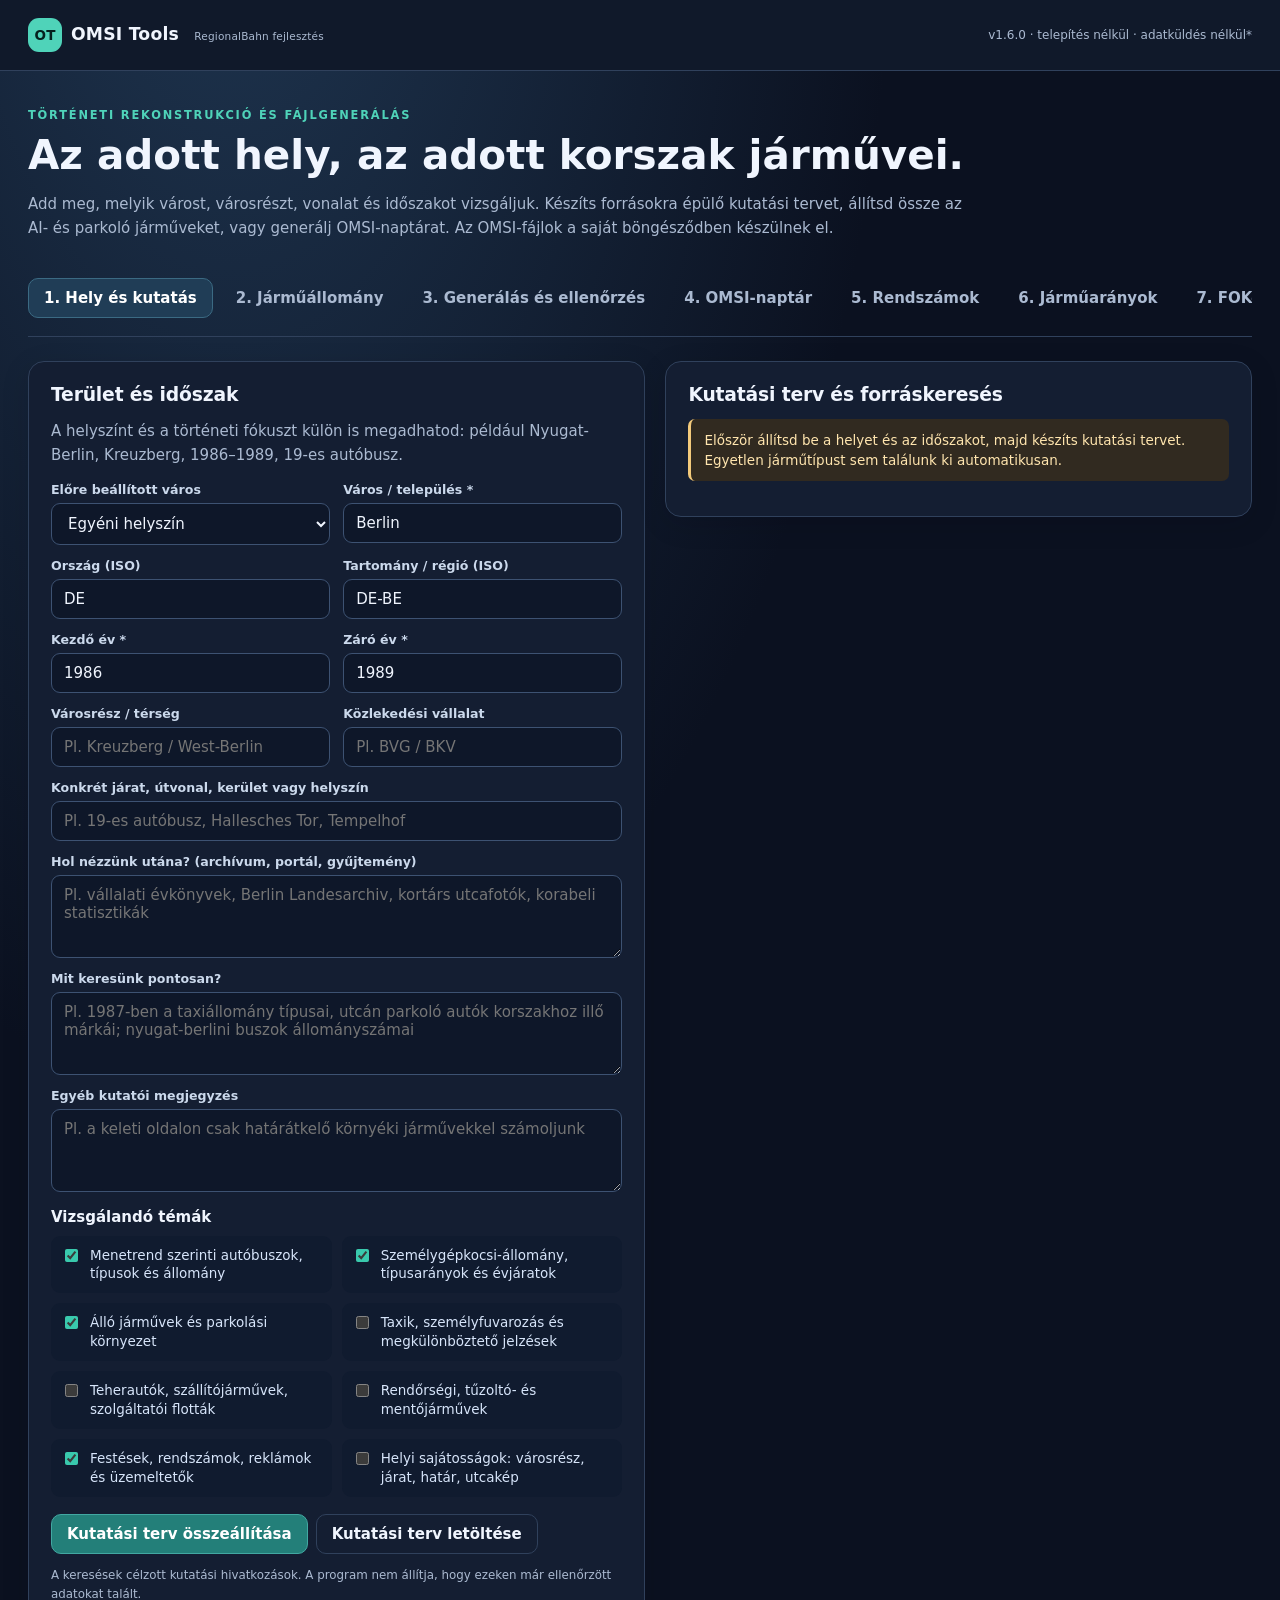
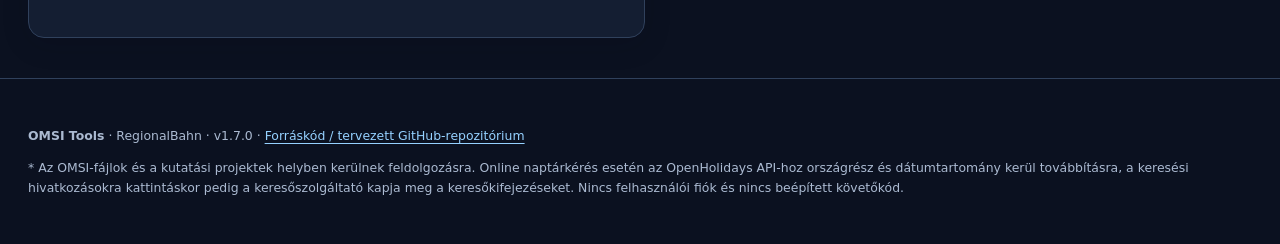
<file: omsitools/index.html>
<!doctype html>
<html lang="hu"><head><meta charset="utf-8"><meta name="viewport" content="width=device-width,initial-scale=1"><meta name="description" content="OMSI Tools: történeti AI-járműlisták, parkoló járművek és naptárfájlok összeállítása"><meta name="robots" content="noindex,nofollow"><meta name="referrer" content="no-referrer"><meta name="theme-color" content="#0b1120"><link rel="stylesheet" href="./style.css"><title>OMSI Tools | RegionalBahn</title></head>
<body><header class="topbar"><div class="shell"><div class="brand"><span class="logo">OT</span>OMSI Tools <span class="sub">RegionalBahn fejlesztés</span></div><div class="top-right">v1.6.0 · telepítés nélkül · adatküldés nélkül*</div></div></header>
<main class="shell"><section class="hero"><div class="eyebrow">Történeti rekonstrukció és fájlgenerálás</div><h1>Az adott hely, az adott korszak járművei.</h1><p>Add meg, melyik várost, városrészt, vonalat és időszakot vizsgáljuk. Készíts forrásokra épülő kutatási tervet, állítsd össze az AI- és parkoló járműveket, vagy generálj OMSI-naptárat. Az OMSI-fájlok a saját böngésződben készülnek el.</p></section>
<nav class="tabs" aria-label="OMSI Tools eszközök"><button type="button" class="tab active" data-tab="research" aria-selected="true">1. Hely és kutatás</button><button type="button" class="tab" data-tab="fleet" aria-selected="false">2. Járműállomány</button><button type="button" class="tab" data-tab="files" aria-selected="false">3. Generálás és ellenőrzés</button><button type="button" class="tab" data-tab="calendar" aria-selected="false">4. OMSI-naptár</button><button type="button" class="tab" data-tab="registrations" aria-selected="false">5. Rendszámok</button><button type="button" class="tab" data-tab="fleetratios" aria-selected="false">6. Járműarányok</button><button type="button" class="tab" data-tab="hof" aria-selected="false">7. FOK-GYEM HOF</button><button type="button" class="tab" data-tab="changelog" aria-selected="false">Változásnapló</button></nav>
<section id="research" class="section active" aria-label="Történeti kutatás"><div class="layout"><div class="panel"><h2>Terület és időszak</h2><p class="lead">A helyszínt és a történeti fókuszt külön is megadhatod: például Nyugat-Berlin, Kreuzberg, 1986–1989, 19-es autóbusz.</p><div class="field-grid"><div class="field"><span>Előre beállított város</span><select id="placePreset"><option value="custom">Egyéni helyszín</option></select></div><div class="field"><span>Város / település *</span><input type="text" id="place" value="Berlin" placeholder="Pl. Berlin, Budapest, Hamburg"></div><div class="field"><span>Ország (ISO)</span><input type="text" id="country" value="DE" maxlength="2" placeholder="DE"></div><div class="field"><span>Tartomány / régió (ISO)</span><input type="text" id="region" value="DE-BE" placeholder="DE-BE"></div><div class="field"><span>Kezdő év *</span><input type="number" id="periodStart" value="1986" min="1900" max="2099"></div><div class="field"><span>Záró év *</span><input type="number" id="periodEnd" value="1989" min="1900" max="2099"></div><div class="field"><span>Városrész / térség</span><input id="area" type="text" placeholder="Pl. Kreuzberg / West-Berlin"></div><div class="field"><span>Közlekedési vállalat</span><input id="operator" type="text" placeholder="Pl. BVG / BKV"></div><div class="field full"><span>Konkrét járat, útvonal, kerület vagy helyszín</span><input id="route" type="text" placeholder="Pl. 19-es autóbusz, Hallesches Tor, Tempelhof"></div><div class="field full"><span>Hol nézzünk utána? (archívum, portál, gyűjtemény)</span><textarea id="where" placeholder="Pl. vállalati évkönyvek, Berlin Landesarchiv, kortárs utcafotók, korabeli statisztikák"></textarea></div><div class="field full"><span>Mit keresünk pontosan?</span><textarea id="what" placeholder="Pl. 1987-ben a taxiállomány típusai, utcán parkoló autók korszakhoz illő márkái; nyugat-berlini buszok állományszámai"></textarea></div><div class="field full"><span>Egyéb kutatói megjegyzés</span><textarea id="notes" placeholder="Pl. a keleti oldalon csak határátkelő környéki járművekkel számoljunk"></textarea></div></div><h3>Vizsgálandó témák</h3><div id="topicChecks" class="checklist"></div><div class="actionbar"><button id="makeResearch" class="btn-primary">Kutatási terv összeállítása</button><button id="downloadResearch" class="btn-plain">Kutatási terv letöltése</button></div><p class="hint">A keresések célzott kutatási hivatkozások. A program nem állítja, hogy ezeken már ellenőrzött adatokat talált.</p></div><div class="panel"><h2>Kutatási terv és forráskeresés</h2><div class="alert" id="researchStatus">Először állítsd be a helyet és az időszakot, majd készíts kutatási tervet. Egyetlen járműtípust sem találunk ki automatikusan.</div><div id="researchLinks" class="stack"></div></div></div></section>
<section id="fleet" class="section" aria-label="Járműállomány"><div class="layout"><div class="panel catalog-panel">
<h2>Saját közúti járműkatalógus · elsődleges referencia</h2>
<p class="lead">A megadott <code>kozuti_ai.txt</code> és <code>kozut_parklist.txt</code> összes hivatkozása bekerült. A javaslat először ezekből választ, a modellgeneráció, a térség, a kor és a rendszámváltozat alapján. A besorolás becslés, nem bizonyíték a tényleges típusarányokra.</p>
<div class="stats"><div class="stat"><strong id="catalogCountAI">2727</strong><span>AI-fájlútvonal</span></div><div class="stat"><strong id="catalogCountPark">1090</strong><span>Parkolóobjektum</span></div><div class="stat"><strong id="catalogCountKnown">–</strong><span>Automatikusan beazonosított AI-változat</span></div></div>
<div class="field-grid three">
<div class="field"><span>Vizsgált év (ha üres, a kutatás kezdő éve)</span><input id="catalogYear" type="number" min="1950" max="2099" placeholder="Pl. 1987"></div>
<div class="field"><span>Berlin és a történeti német területek</span><select id="catalogEastWest"><option value="auto">Terület alapján automatikus</option><option value="west">Nyugat-Berlin / NSZK</option><option value="east">Kelet-Berlin / NDK</option><option value="mixed">Vegyes / 1990 utáni</option></select></div>
<div class="field"><span>Városképi környezet</span><select id="catalogArea"><option value="residential">Lakóövezet, általános forgalom</option><option value="center">Belváros, taxi, szállítás</option><option value="industrial">Ipari terület, teherforgalom</option></select></div>
<div class="field"><span>Legfeljebb ennyi közúti AI-típus</span><input id="catalogMaxAI" type="number" min="0" max="250" value="35"></div>
<div class="field"><span>Legfeljebb ennyi parkolóobjektum</span><input id="catalogMaxPark" type="number" min="0" max="250" value="30"></div>
<div class="field"><span>Modellkereső (nem kötelező)</span><input id="catalogSearch" type="text" placeholder="Trabant, Golf, Wartburg, TX4…"></div>
<div class="field full"><label class="check"><input id="catalogIncludeUncertain" type="checkbox"> Az évjáratában bizonytalan, pusztán fájlnévből következtetett modelleket is mutassa</label></div>
<div class="field full"><label class="check"><input id="catalogIncludeSpecial" type="checkbox"> Taxi, luxusautó, rendőrségi, mentő- és egyéb különleges változatok is</label></div>
<div class="field full"><label class="check"><input id="catalogUseLOD" type="checkbox"> Alacsony részletességű (_LOD) AI-változatokat részesítsen előnyben, ha vannak</label></div>
</div>
<div class="actionbar"><button id="catalogSuggest" type="button" class="btn-primary">Korhű ajánlás összeállítása</button><button id="catalogAdd" type="button" disabled>Megjelölt modellek hozzáadása a projektbe</button><button id="catalogSelectAll" type="button" class="btn-plain" disabled>Összes kijelölése</button><button id="catalogSelectNone" type="button" class="btn-plain" disabled>Kijelölés törlése</button></div>
<div id="catalogStatus" class="alert">A javaslat a Hely és kutatás fülön megadott országot és időszakot is figyelembe veszi. A fájlok tényleges telepítettségét nem lehet böngészőből ellenőrizni.</div>
<div id="catalogResults" class="catalog-results" aria-live="polite"></div>
<p class="hint">A különböző országok rendszámos változatai ugyanannak a modellnek számítanak; a program egy megfelelőt ajánl. A <code>_LOD</code> változatot és a szolgálati járműveket alapértelmezés szerint nem keveri a normál utcai forgalomba. <a href="https://strefa-omsi.pl/Watek-S3D-Definitive-AI-Car-Repack-1-00-RC1--30901?pid=185205" target="_blank" rel="noopener noreferrer">S3D-állomány és rendszámváltozatok forrása</a>. <a href="./CATALOG_RESEARCH.md">A típusazonosítás részletes kutatási jegyzete</a>.</p>
</div><div class="panel"><h2 id="vehicleFormTitle">Jármű hozzáadása</h2><p class="lead">Egy sor egy konkrét OMSI-modell vagy menetrendi állományegység. Az időbeli és helyszíni illeszkedést te igazolhatod az adatforrással.</p><form id="vehicleForm"><div class="field-grid"><div class="field full"><span>Megnevezés *</span><input id="vName" type="text" placeholder="Pl. típus és sorozat" required></div><div class="field"><span>Felhasználás</span><select id="vMode"><option value="random">Közúti AI-jármű</option><option value="depot">Menetrendi jármű</option><option value="park">Csak parkoló jármű</option></select></div><div class="field"><span>Adat minősége</span><select id="vStatus"><option value="proposed">Feltételezett / ellenőrzendő</option><option value="verified">Forrás alapján igazolt</option></select></div><div class="field"><span>Használat kezdő éve</span><input id="vFrom" type="number" min="1900" max="2099" placeholder="Pl. 1985"></div><div class="field"><span>Használat utolsó éve</span><input id="vTo" type="number" min="1900" max="2099" placeholder="Pl. 1992"></div><div class="field full"><span>AI-modell útvonala (.bus vagy .ovh)</span><input id="vAiPath" type="text" placeholder="Vehicles\...\jarmu.ovh"></div><div class="field"><span>AI-csoport</span><select id="vGroup"></select></div><div class="field"><span>Relatív előfordulási súly</span><input id="vWeight" type="number" value="1" min="1" max="1000"></div><div class="field full"><span>Parkoló objektum (.sco), ha van</span><input id="vParkPath" type="text" placeholder="Vehicles\...\parked.sco"></div><div class="field full"><span>Parkoló előfordulási súly (ismételt sorok)</span><input id="vParkWeight" type="number" value="1" min="1" max="20"></div><div class="field"><span>Menetrendi csoport / telephely</span><input id="vDepot" type="text" placeholder="Pl. Hof Spandau"></div><div class="field"><span>HOF-név</span><input id="vHof" type="text" placeholder="Pl. Spandau 1994"></div><div class="field"><span>Állományszám</span><input id="vFleet" type="text" placeholder="Pl. 3961"></div><div class="field"><span>Rendszám</span><input id="vReg" type="text" placeholder="Pl. B-V 3961"></div><div class="field full"><span>Festés OMSI-azonosítója (repaint)</span><input id="vRepaint" type="text" placeholder="A .cti állományban lévő név"></div><div class="field"><span>Menetrendi belépés (YYYYMMDD)</span><input id="vValidFrom" type="text" placeholder="19860901" maxlength="8"></div><div class="field"><span>Menetrendi kilépés (YYYYMMDD)</span><input id="vValidTo" type="text" placeholder="19891231" maxlength="8"></div><div class="field full"><span>Forrás (URL)</span><input id="vSource" type="text" placeholder="https://..."></div><div class="field full"><span>Megjegyzés / bizonyíték</span><textarea id="vEvidence" placeholder="Fénykép, állományjegyzék, forrásoldal és megfigyelés"></textarea></div></div><div class="actionbar"><button class="btn-primary" type="submit" id="saveVehicle">Jármű mentése</button><button type="button" class="btn-plain" id="clearVehicle">Űrlap ürítése</button></div></form></div><div class="panel"><div class="flex-between"><h2>Felvett járművek</h2><span class="fine" id="fleetCount">0 jármű</span></div><p class="lead">A kiválasztott időszakra eső rekordokból épülnek az állományok. Az alapajánlás a saját listáidból készül; csak a kiválasztott járművek kerülnek a projektbe.</p><div id="fleetList"></div><div class="actionbar"><button id="exportProject">Projekt mentése (.json)</button><button id="importProjectBtn" class="btn-plain">Projekt betöltése</button><input id="importProject" class="hidden" type="file" accept=".json,application/json"></div><div class="alert">A „forrás alapján igazolt” minősítést a felhasználó állítja be. A webalkalmazás a hivatkozás hitelességét nem ellenőrzi automatikusan.</div></div></div></section>
<section id="files" class="section" aria-label="Fájlok és ellenőrzés"><div class="layout"><div class="panel"><h2>AI-lista és parkoló járművek</h2><p class="lead">A saját katalógusból ajánlott vagy kézzel felvett, időszakhoz illő járművekből új <code>ailists.cfg</code> és <code>parklist_p.txt</code> készül. Az eredeti állományokat nem írjuk felül.</p><label class="check"><input type="checkbox" id="onlyVerified">Csak a forrással igazoltnak jelölt járműveket használd</label><div class="actionbar"><button id="generateTraffic" class="btn-primary">OMSI-járműfájlok generálása</button><button id="downloadTraffic" class="btn-plain" disabled>ZIP letöltése</button></div><div id="trafficStatus" class="alert">Ha nem adtál hozzá kézzel járművet, a generátor automatikusan a saját referencialistáidból válogat. A javaslatot előzetesen a Járműállomány fülön ellenőrizheted.</div><h3>Előnézet: ailists.cfg</h3><pre id="aiPreview" class="monospace">Nincs még generált fájl.</pre><h3>Előnézet: parklist_p.txt</h3><pre id="parkPreview" class="monospace">Nincs még generált fájl.</pre></div><div class="panel"><h2>Meglévő állományok vizsgálata</h2><p class="lead">Tölts fel OMSI-fájlokat, és a felület jelzi a szerkezeti figyelmeztetéseket, a gyakoriságot és a szándékosnak is tekinthető ismétléseket.</p><div class="filebox"><strong>ailists.cfg</strong><input id="fileAilist" type="file" accept=".cfg,.txt,text/plain"><p class="hint">A régi OMSI 1 formátumot a program csak részlegesen értelmezi.</p></div><div class="filebox top-small"><strong>parklist_p.txt</strong><input id="fileParklist" type="file" accept=".txt,text/plain"></div><div class="actionbar"><button id="inspectFiles">Fájlok ellenőrzése</button></div><div id="inspectResults" class="stack"><p class="fine">Még nem töltöttél fel ellenőrizhető fájlokat.</p></div></div></div></section>
<section id="calendar" class="section" aria-label="OMSI naptár"><div class="layout"><div class="panel"><h2>Ünnepek, iskolaszünetek és időzóna</h2><p class="lead">Nyolc ország, 16 német tartomány, kantonok, régiók és 200-nál több előre megadott város közül választhatsz. A hivatalos területi lista online frissül. A város önmagában nem garantál városi szintű iskolaszünet-adatokat. Németországban 1970-től külön NSZK/NDK történeti szabályok használhatók, más országok 2020 előtti ünnep- és iskolaszüneti lefedettsége még nem teljes.</p><div class="field-grid"><div class="field"><span>Ország</span><select id="calCountry"></select></div><div class="field"><span>Tartomány / kanton / régió / országrész</span><select id="calRegion"></select></div><div class="field full"><span>Fontosabb város (nem kötelező)</span><select id="calCity"><option value="">Teljes tartomány</option></select></div><div class="field full" id="calHistoryRow" hidden><span>Történeti Németország (1970–1990)</span><select id="calHistoryMode"><option value="auto">Automatikus (egykori keleti/nyugati terület alapján)</option><option value="FRG">NSZK / Nyugat-Berlin (1970–1990)</option><option value="GDR">NDK / Kelet-Berlin (1970–1990)</option></select><span class="hint">Berlin 1990 előtti időszakában kötelező Kelet- vagy Nyugat-Berlint megadni. A mai tartományi határok nem azonosak az NDK korabeli 14 körzetével. Az 1990-es év átmeneti és részleges, 1991-től a német újraegyesítés utáni szabályok érvényesek.</span></div><div class="field full" id="calSchoolSourceRow" hidden><span>Német iskolaszüneti kiegészítő adatforrások</span><select id="calSchoolSources"><option value="auto">Automatikus: KMK 1970–2019 + szabad API-k 2017-től</option><option value="off">Csak KMK-történeti alap és OpenHolidays</option></select><span class="hint">A KMK archívuma 1970–2019-re tartományi nyári szüneteket tartalmaz; 2017-től a ferien-api.de és később más nyílt API-k egyéb szünidőkkel egészíthetnek ki. A Schulferien.org adatainak szoftveres újrafelhasználása külön fizetős engedélyhez kötött, ezért onnan közvetlen adatbázis-letöltés nincs. <a href="https://www.kmk.org/service/ferienregelung.html" target="_blank" rel="noopener noreferrer">KMK szünidőarchívum</a> · <a href="https://www.ferien-api.de/" target="_blank" rel="noopener noreferrer">ferien-api.de</a> · <a href="https://schulferien-api.de/" target="_blank" rel="noopener noreferrer">schulferien-api.de</a> · <a href="https://schulferiendaten.de/" target="_blank" rel="noopener noreferrer">schulferiendaten.de</a> · <a href="https://www.schulferien.org/ddr/" target="_blank" rel="noopener noreferrer">Schulferien.org NDK-háttér</a> · <a href="https://www.schulferien.org/news/api-fur-schulferien-und-feiertage-35/" target="_blank" rel="noopener noreferrer">Licencelt API</a></span></div><div class="field full" id="calGroupRow"><span>Iskolatípus / különleges szünetcsoport (ha van)</span><select id="calGroup"><option value="">Általános</option></select></div><div class="field full"><div class="alert" id="calGeoNote" role="status">Válassz országot, tartományt és települést.</div></div><div class="field"><span>Időzóna (IANA)</span><input type="text" id="calZone" value="Europe/Berlin"></div><div class="field"><span>Szélesség (lat)</span><input id="calLat" type="number" step="any" value="52.52"></div><div class="field"><span>Hosszúság (lon)</span><input id="calLon" type="number" step="any" value="13.405"></div><div class="field"><span>Kezdő év</span><input id="calStart" type="number" min="1970" max="2098" value="2026"></div><div class="field"><span>Záró év</span><input id="calEnd" type="number" min="1970" max="2098" value="2027"></div><div class="field full"><span>Adatforrás</span><select id="calSource"><option value="online">Online: OpenHolidays / UK bank holidays (közzétett adatok)</option><option value="file">Saját Holidays.txt beolvasása</option><option value="time">Csak időzóna; Holidays.txt nélkül</option></select></div><div class="field full" id="holidayUploadRow" hidden><span>Meglévő Holidays.txt</span><input id="calHolidayFile" type="file" accept=".txt,text/plain"></div><div class="field full"><span>Helyi eltérések CSV-fájlja (nem kötelező)</span><input id="calOverrides" type="file" accept=".csv,text/csv"><span class="hint">Fejléc: place_id;kind;start;end;name;action. A place_id a ZIP-ben szereplő hely azonosítója (város esetén az ország és a város neve alapján).</span></div></div><div class="actionbar"><button id="generateCalendar" class="btn-primary">OMSI-naptár előállítása</button><button id="downloadCalendar" disabled>ZIP letöltése</button></div><div class="alert" id="calStatus">Online naptárhoz internet kell. Az Egyesült Királyságban az iskolaszüneteket külön CSV-vel kell rögzíteni; másutt is lehetnek települési és iskolatípus-eltérések.</div></div><div class="panel"><h2>Naptár előnézete</h2><div class="stats"><div class="stat"><strong id="calCountPublic">–</strong><span>Ünnepnap</span></div><div class="stat"><strong id="calCountSchool">–</strong><span>Szünetidőszak</span></div><div class="stat"><strong id="calCountDst">–</strong><span>Óraátállítási időszak</span></div></div><h3>timezone.txt</h3><pre id="timezonePreview" class="monospace">Nincs generált állomány.</pre><h3>Holidays.txt</h3><pre id="holidayPreview" class="monospace">Nincs generált állomány.</pre><p class="hint">A német történeti naptár tartományi KMK-nyári szüneteket használ 1970–2019-re, 2017-től pedig kiegészítő nyílt API-kat is megpróbál elérni. A teljes iskolaszüneti lefedettséget, az 1990-es átmenetet és a helyi mozgó szabadnapokat továbbra is ellenőrizni kell. Hosszabb korszaknál a hivatalos adatbázis nem feltétlenül tartalmaz minden évet. A hiányzó időszakokat nem pótoljuk kitalált szünetekkel. Az események pontosságát külön ellenőrizd.</p></div></div></section>

<section id="registrations" class="section" aria-label="Történeti rendszámgenerátor">
<div class="layout">
<div class="panel">
 <h2>Történeti rendszámok, 1950–2099</h2>
 <p class="lead">Az adott időszakban újként kiadható vagy még az utakon látható rendszámok. A korszakváltásokat, a különleges járműsorozatokat és a területi kódokat külön szabályozhatod.</p>
 <div class="field-grid">
  <div class="field"><span>Ország / történeti állam</span><select id="regCountry"></select></div>
  <div class="field"><span>Kiválasztott rendszámcsalád</span><select id="regScheme"></select></div>
  <div class="field"><span>Időszak kezdő éve</span><input id="regFromYear" type="number" value="1986" min="1950" max="2099"></div>
  <div class="field"><span>Kezdő hónap</span><select id="regFromMonth"></select></div>
  <div class="field"><span>Időszak záró éve</span><input id="regToYear" type="number" value="1989" min="1950" max="2099"></div>
  <div class="field"><span>Záró hónap</span><select id="regToMonth"></select></div>
  <div class="field full"><span>Történeti értelmezés</span><select id="regMode">
   <option value="issue">Az időszakban újonnan kiadható rendszámok</option>
   <option value="street_any">Az időszak valamelyik részében az utakon látható rendszámok</option>
   <option value="street_all">Az időszak elejétől a végéig még használható rendszámok</option>
  </select></div>
  <div class="field"><span>Kért egyedi rendszámok száma</span><input id="regCount" type="number" min="1" max="100000" value="1000"></div>
  <div class="field"><span>Megőrzött rendszámok becsült maximális életkora (év)</span><input id="regMaxAge" type="number" min="1" max="80" value="30"></div>
  <div class="field"><span>OMSI elválasztójel</span><select id="regSeparator"><option value="-">Kötőjel (-), matricahatással</option><option value=" ">Szóköz</option></select></div>
  <div class="field"><span>Megismételhető véletlenmag</span><input id="regSeed" type="text" value="regionalbahn" maxlength="70"></div>
  <div class="field full" id="regAreaSection"><span>Területi kódok (több is kijelölhető)</span><div id="regAreaChoices" class="area-choices"></div></div>
  <div class="field full" id="regCustomSection"><span>Hozzáadott valódi vagy fiktív körzetek és relatív súlyuk</span><textarea id="regCustomAreas" placeholder="AH:4, TH:2, HER:1, WIN:1"></textarea><span class="hint">Ahlheim (AH), Thüringer Wald (TH), Herrenhofen (HER) és Winsenburg (WIN) a fiktív kódok között szerepelnek. A tetszőleges új kódok egyéni szimulációk, nem automatikusan ellenőrzött hatósági körzetek.</span></div>
  <div class="field full"><label class="check"><input id="regAllowOrdinary" type="checkbox"> A külön rendszámrendszerrel nem rendelkező speciális járművek kapjanak normál rendszámot is (külön jelölve)</label></div>
 </div>
 <div id="regSchemesInfo" class="hint"></div>
 <h3>Különleges járműkategóriák és saját arányaik</h3>
 <p class="fine">Minden kategóriát külön engedélyezhetsz, saját előfordulási súllyal, egyedi betű-/számmintával és akár külön területi kódokkal. Kategóriánként csak olyan történeti sorozatot használ a program, amely szerepel az adatbázisban, vagy amelyet te kifejezetten szimulációként megadtál.</p>
 <div class="actionbar"><button id="regCivilOnly" type="button" class="btn-plain">Csak polgári</button><button id="regEveryCategory" type="button" class="btn-plain">Összes kategória bekapcsolása</button><button id="regNoCategory" type="button" class="btn-plain">Összes kikapcsolása</button></div>
 <div id="regCategoryEditor" class="registration-categories"></div>
 <p class="hint">Saját sablon elemei: <code>{AREA}</code>, <code>{SEP}</code>, <code>{L}</code>, <code>{LL}</code>, <code>{LLL}</code>, <code>{NN}</code>, <code>{NNNN}</code>, <code>{YEAR}</code>, <code>{YY}</code>. A betűket/számokat a program tölti ki. Az egyéni minta nem lesz automatikusan történetileg hitelesített.</p>
 <div class="actionbar"><button id="regGenerate" class="btn-primary" type="button">Korhű lista generálása</button><button id="regDownload" type="button" disabled>registrations.txt letöltése</button><button id="regDownloadZip" type="button" disabled>ZIP + részletes forrásjelentés</button></div>
 <div id="regStatus" class="alert">A szűrés a dátumok és a járműkategóriák szerint történik. A fiktív kódok nem lesznek valós rendszámokként feltüntetve.</div>
</div>
<div class="panel">
 <h2>Eredmény és ellenőrizhetőség</h2>
 <div class="stats"><div class="stat"><strong id="regActual">–</strong><span>Összes sor</span></div><div class="stat"><strong id="regBytes">–</strong><span>Fájlméret (bájt)</span></div><div class="stat"><strong id="regAreaNumber">–</strong><span>Területek</span></div></div>
 <h3>Előnézet: registrations.txt</h3><pre id="regPreview" class="monospace">Még nincs generált lista.</pre>
 <h3>Feloszlás</h3><div id="regDistribution" class="stack"><p class="fine">Külön megjelenik majd, melyik korszakból és milyen járműkategóriákból választott.</p></div>
 <div id="regNotes" class="alert">A '-' az OMSI-ban a kerek matricák helyét is befolyásolhatja. A tábla színe, alakja, címere és történeti tipográfiája nem jeleníthető meg pusztán a szöveges fájlban.</div>
 <h3>Önálló nyugat-berlini referencia</h3>
 <p class="fine">Az általad beküldött 671 egyedi berlini rendszámot eredetiben is megőriztem.</p>
 <p><a href="./references/berlin_registrations_671.txt" download="berlin_registrations_referencia.txt">Berlini rendszámjegyzék megnyitása</a></p>
</div>
</div></section>
<section id="fleetratios" class="section" aria-label="Valós járműarányok és forráskutatás"><div class="layout">
<div class="panel"><h2>Történeti járműarányok: adatok és becslések külön</h2>
<p class="lead">Valós statisztikai adatból számolt márkasúlyok az AI-forgalomhoz. A forrás alapján azonosítható az év, terület és adatfajta. <strong>A nyilvántartott autók aránya nem azonos a mozgó közúti forgalom arányával.</strong></p>
<div class="field-grid">
 <div class="field full"><span>Adatforrás / statisztikai profil</span><select id="mixProfile"></select></div>
 <div class="field full"><label class="check"><input id="mixProxyConfirm" type="checkbox"> Engedélyezem, hogy más település vagy más év adatait kizárólag becslési segédletként alkalmazzuk</label></div><div class="field full"><span>Hiányzó márkák kezelése</span><select id="mixUnknown"><option value="keep">Meglévő súlyukat megtartani</option><option value="drop">Súlyozáskor nem besorolt AI-kat kihagyni</option></select></div>
 <div class="field full"><span>Saját, ellenőrzött márkastatisztika importja (CSV)</span><input id="mixCSV" type="file" accept=".csv,text/csv"></div>
 <div class="field"><span>Saját adatsor helye / címe</span><input id="mixPlace" type="text" placeholder="Pl. Berlin (West)"></div>
 <div class="field"><span>Az adatsor éve</span><input id="mixYear" type="number" min="1900" max="2099" value="1986"></div>
 <div class="field full"><span>Saját adatsor nyilvános forrás-URL-je</span><input id="mixSource" type="text" placeholder="https://..."></div>
</div>
<div class="actionbar"><button id="mixInspect" type="button" class="btn-primary">Adatok és arányok megjelenítése</button><button id="mixApply" type="button">Forrásalapú súlyok alkalmazása a projektre</button><button id="mixTemplate" type="button" class="btn-plain">CSV-sablon letöltése</button></div>
<div id="mixStatus" class="alert">A nyugat-berlini 1986-os pontos márkaállomány még nincs igazolt adatforrásból meg. Az 1985-ös országos újautóadat csak közelítés, a müncheni 1981-es pedig pontos városi, de nem berlini adatsor.</div>
</div>
<div class="panel"><h2>Forrástábla és alkalmazhatóság</h2>
<p id="mixProvenance" class="fine">Válassz egy adatforrást.</p>
<div id="mixTable" class="mix-table"></div>
<p class="hint">A program csak a katalógusban szereplő márkákhoz rendel új, relatív OMSI-súlyokat. A hiányzó márkákat listázza, a járműtípusok közti megoszlás márkán belül becslés, és minden módosítás az ellenőrizhető projektadathoz kerül.</p>
</div></div></section>
<section id="hof" class="section" aria-label="FOK-GYEM HOF konverter"><div class="layout"><div class="panel"><h2>FOK-GYEM 1.1 HOF-konverter</h2><p class="lead">Hagyományos OMSI HOF-állományok átalakítása a The Creators FOK-GYEM 1.1 utastájékoztató rendszeréhez. A feldolgozás a böngészőben történik; az eredeti fájlok változatlanok maradnak.</p><div class="filebox"><label for="hofInput"><strong>HOF-fájlok vagy ZIP-csomagok</strong></label><input id="hofInput" type="file" accept=".hof,.zip,application/zip" multiple><p class="hint">Több állomány egyszerre; ZIP legfeljebb 100 MB, legfeljebb 2000 bejegyzés, egy HOF legfeljebb 20 MB. A ZIP kibontásához korszerű böngésző szükséges.</p></div><label class="check"><input type="checkbox" id="hofRepair" checked>Hiányzó megállóazonosítók pótlása (szintetikus megállódefiníciók)</label><div class="actionbar"><button type="button" id="hofRun" class="btn-primary">Átalakítás FOK-GYEM-hez</button><button type="button" id="hofZip" disabled>ZIP letöltése</button></div><div id="hofStatus" class="alert" role="status" aria-live="polite">Válaszd ki a HOF-fájlokat vagy ZIP-csomagokat.</div><h3>Mit módosít a konverter?</h3><p>A célállomási mezők számát legalább 41-re, a megállói mezőkét 30-ra bővíti. Kitölti a FOK-GYEM mezőket (34–37, 40; megálló 26), a már meglévő egyedi feliratok felülírása nélkül. Az útvonalakat nem módosítja. A fájlnév és a [name] egyaránt FOK-GYEM jelölést kap.</p><p class="hint">Nem hivatalos The Creators-eszköz. A feliratok automatikusak; a hangállományokat és a plugin működését nem ellenőrzi. A hibás vagy nem támogatott fájlokat jelzi, nem ad ki csendben hibás konverziót.</p></div><div class="panel"><h2>Átalakított állományok és ellenőrzés</h2><p class="lead">A fájlokat külön-külön vagy egyetlen ZIP-csomagban töltheted le. A csomag szöveges ellenőrzési jelentést is tartalmaz.</p><div id="hofResults" class="stack"></div></div></div></section>
<section id="changelog" class="section" aria-label="Változásnapló"><div class="panel"><h2>Változásnapló</h2><div class="change"><time datetime="2026-11-26">2026. november 26.</time><h3>v1.7.0 – FOK-GYEM HOF-konverter</h3><p>Régi és táblázatos HOF-fájlok, kötegelt ZIP-bemenet, egyedi kijelzőszövegek megőrzése, választható megállópótlás, fájlonkénti jelentés, HOF- és ZIP-export.</p></div><div class="change"><time datetime="2026-11-22">2026. november 22.</time><h3>v1.6.0 – KMK-történeti szünidők és további német adatforrások</h3><p>Hivatalos KMK nyári szünetek 1970–2019 között, minden állam korabeli érvényességével, nyugat-berlini és NDK-s különbségekkel. Kiegészítő szabad API-k 2017-től; UTC/CET dátumkonverzió, forrásütközések jelzése, hiányos évek megjelölése és Schulferien.org felhasználási feltételeinek tiszteletben tartása.</p></div><div class="change"><time datetime="2026-11-21">2026. november 21.</time><h3>v1.5.0 – Történeti rendszámok és különleges járművek</h3><p>Hónapra megadott időszakok, új kiadás vagy közúti továbbhasználat, 27 történeti rendszámcsalád és 22 külön kapcsolható járműkategória. Valódi és fiktív körzetek, egyéni minták, relatív súlyok, kizárások, tételes CSV és forrásjelentés a ZIP-ben.</p></div><div class="change"><time datetime="2026-11-21">2026. november 21.</time><h3>v1.4.0 – Rendszámgenerátor és történeti járműarányok</h3><p>21 országos/történeti rendszámrendszer, egyedi sorokból álló registrations.txt, területi és fiktív kódok, elválasztók és 671 soros berlini referencia. Hivatalos müncheni 1981-es állományi adatok, 1985-ös NSZK+Nyugat-Berlin újregisztrációs modellminta, nyugat-berlini 1987-es összesített adat, CSV-import és külön forrásminősítés.</p></div><div class="change"><time datetime="2026-11-21">2026. november 21.</time><h3>v1.3.0 – Saját AI- és parkoló járműkatalógus</h3><p>2727 közúti AI-bejegyzés és 1090 parkolóobjektum importálása. Típus- és évjáratfelismerés, ország/rendszám szerinti szűrés, NSZK/NDK külön kezelés, LOD és különleges járművek elkülönítése, átnézhető ajánlások és elsődleges saját forráskatalógus.</p></div><div class="change"><time datetime="2026-11-21">2026. november 21.</time><h3>v1.2.0 – Történeti Németország 1970-től</h3><p>NSZK és NDK külön ünnepnapi szabályokkal; a 17. június és 7. október eltérései, az 1975. és 1985. évi NDK-kivételek, az 1990-es átmenet, kelet- és nyugat-berlini kézi választó. Részleges történeti iskolaszünet-lefedettség és forráshivatkozások.</p></div><div class="change"><time datetime="2026-11-21">2026. november 21.</time><h3>v1.1.0 – Nyolc ország, területi választó és városi előbeállítások</h3><p>Mind a 16 német tartomány, Ausztria, Svájc, Franciaország, Magyarország, Csehország, Szlovákia és az Egyesült Királyság. Több mint 200 város, OpenHolidays terület- és iskolatípus-választó, brit bank holiday-adatforrás, helyi figyelmeztetések, CSV-kivételek, Windows-1250 kódlap a magyar/cseh/szlovák adatokhoz.</p></div><div class="change"><time datetime="2026-11-21">2026. november 21.</time><h3>v1.0.0 – Az első webes változat</h3><p>Önálló, telepítés nélkül működő OMSI-felület. Kutatási terv helyszínre, évintervallumra, vállalatra és vonalra bontva; kézi járműadatbázis; forrásminősítés; OMSI 2 AI-lista és parkoló járműállomány generálása; fájlellenőrzés; OpenHolidays-alapú ünnepnapok, iskolaszünetek és IANA-időzónaadatok; ZIP-csomagok; projekt importálása és exportálása.</p></div><p><a href="./CHANGELOG.md">Teljes fejlesztői változásnapló (Markdown)</a> · <a href="./README.md">Használati útmutató</a></p></div></section>
<div id="globalStatus" class="alert hidden" role="status" aria-live="polite"></div>
</main><footer class="foot"><div class="shell"><p><strong>OMSI Tools</strong> · RegionalBahn · v1.7.0 · <a href="https://github.com/phalasz80/omsitools" rel="noopener noreferrer">Forráskód / tervezett GitHub-repozitórium</a></p><p>* Az OMSI-fájlok és a kutatási projektek helyben kerülnek feldolgozásra. Online naptárkérés esetén az OpenHolidays API-hoz országrész és dátumtartomány kerül továbbításra, a keresési hivatkozásokra kattintáskor pedig a keresőszolgáltató kapja meg a keresőkifejezéseket. Nincs felhasználói fiók és nincs beépített követőkód.</p></div></footer><script type="module" src="./app.mjs"></script><script type="module" src="./hof-ui.mjs"></script></body></html>
</file>
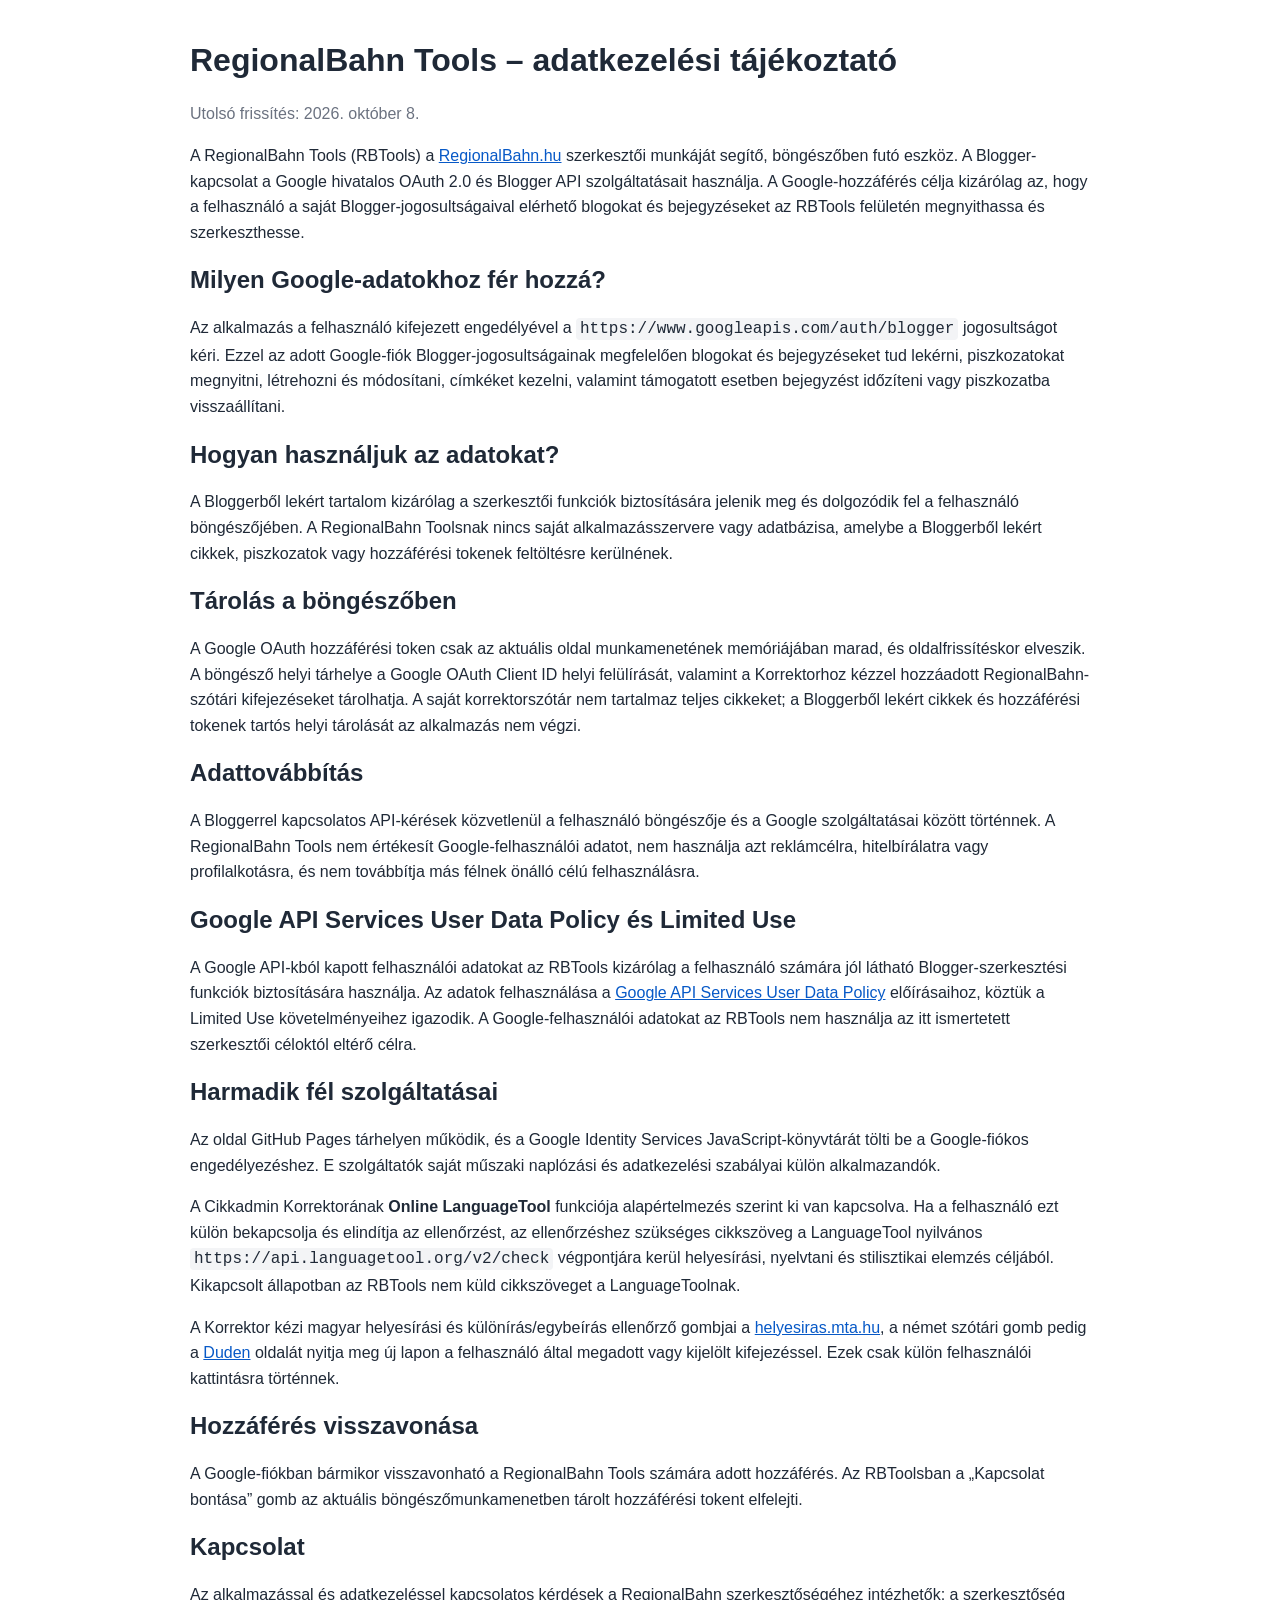
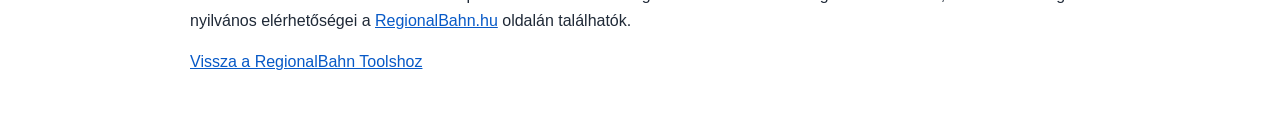
<file: privacy.html>
<!doctype html>
<html lang="hu">
<head>
<meta charset="utf-8">
<meta name="viewport" content="width=device-width,initial-scale=1">
<meta name="robots" content="noindex,nofollow,noarchive,nosnippet,noimageindex">
<title>Adatkezelési tájékoztató – RegionalBahn Tools</title>
<style>
body{max-width:900px;margin:40px auto;padding:0 20px;font:16px/1.6 Arial,Helvetica,sans-serif;color:#1f2937;background:#fff}
h1,h2{line-height:1.25} code{font-family:Consolas,"Courier New",monospace;background:#f3f4f6;padding:2px 4px;border-radius:4px}
a{color:#0759c7}.muted{color:#6b7280}
</style>
</head>
<body>
<h1>RegionalBahn Tools – adatkezelési tájékoztató</h1>
<p class="muted">Utolsó frissítés: 2026. október 8.</p>
<p>A RegionalBahn Tools (RBTools) a <a href="https://www.regionalbahn.hu/">RegionalBahn.hu</a> szerkesztői munkáját segítő, böngészőben futó eszköz. A Blogger-kapcsolat a Google hivatalos OAuth 2.0 és Blogger API szolgáltatásait használja. A Google-hozzáférés célja kizárólag az, hogy a felhasználó a saját Blogger-jogosultságaival elérhető blogokat és bejegyzéseket az RBTools felületén megnyithassa és szerkeszthesse.</p>

<h2>Milyen Google-adatokhoz fér hozzá?</h2>
<p>Az alkalmazás a felhasználó kifejezett engedélyével a <code>https://www.googleapis.com/auth/blogger</code> jogosultságot kéri. Ezzel az adott Google-fiók Blogger-jogosultságainak megfelelően blogokat és bejegyzéseket tud lekérni, piszkozatokat megnyitni, létrehozni és módosítani, címkéket kezelni, valamint támogatott esetben bejegyzést időzíteni vagy piszkozatba visszaállítani.</p>

<h2>Hogyan használjuk az adatokat?</h2>
<p>A Bloggerből lekért tartalom kizárólag a szerkesztői funkciók biztosítására jelenik meg és dolgozódik fel a felhasználó böngészőjében. A RegionalBahn Toolsnak nincs saját alkalmazásszervere vagy adatbázisa, amelybe a Bloggerből lekért cikkek, piszkozatok vagy hozzáférési tokenek feltöltésre kerülnének.</p>

<h2>Tárolás a böngészőben</h2>
<p>A Google OAuth hozzáférési token csak az aktuális oldal munkamenetének memóriájában marad, és oldalfrissítéskor elveszik. A böngésző helyi tárhelye a Google OAuth Client ID helyi felülírását, valamint a Korrektorhoz kézzel hozzáadott RegionalBahn-szótári kifejezéseket tárolhatja. A saját korrektorszótár nem tartalmaz teljes cikkeket; a Bloggerből lekért cikkek és hozzáférési tokenek tartós helyi tárolását az alkalmazás nem végzi.</p>

<h2>Adattovábbítás</h2>
<p>A Bloggerrel kapcsolatos API-kérések közvetlenül a felhasználó böngészője és a Google szolgáltatásai között történnek. A RegionalBahn Tools nem értékesít Google-felhasználói adatot, nem használja azt reklámcélra, hitelbírálatra vagy profilalkotásra, és nem továbbítja más félnek önálló célú felhasználásra.</p>

<h2>Google API Services User Data Policy és Limited Use</h2>
<p>A Google API-kból kapott felhasználói adatokat az RBTools kizárólag a felhasználó számára jól látható Blogger-szerkesztési funkciók biztosítására használja. Az adatok felhasználása a <a href="https://developers.google.com/terms/api-services-user-data-policy">Google API Services User Data Policy</a> előírásaihoz, köztük a Limited Use követelményeihez igazodik. A Google-felhasználói adatokat az RBTools nem használja az itt ismertetett szerkesztői céloktól eltérő célra.</p>

<h2>Harmadik fél szolgáltatásai</h2>
<p>Az oldal GitHub Pages tárhelyen működik, és a Google Identity Services JavaScript-könyvtárát tölti be a Google-fiókos engedélyezéshez. E szolgáltatók saját műszaki naplózási és adatkezelési szabályai külön alkalmazandók.</p>
<p>A Cikkadmin Korrektorának <strong>Online LanguageTool</strong> funkciója alapértelmezés szerint ki van kapcsolva. Ha a felhasználó ezt külön bekapcsolja és elindítja az ellenőrzést, az ellenőrzéshez szükséges cikkszöveg a LanguageTool nyilvános <code>https://api.languagetool.org/v2/check</code> végpontjára kerül helyesírási, nyelvtani és stilisztikai elemzés céljából. Kikapcsolt állapotban az RBTools nem küld cikkszöveget a LanguageToolnak.</p>
<p>A Korrektor kézi magyar helyesírási és különírás/egybeírás ellenőrző gombjai a <a href="https://helyesiras.mta.hu/">helyesiras.mta.hu</a>, a német szótári gomb pedig a <a href="https://www.duden.de/">Duden</a> oldalát nyitja meg új lapon a felhasználó által megadott vagy kijelölt kifejezéssel. Ezek csak külön felhasználói kattintásra történnek.</p>

<h2>Hozzáférés visszavonása</h2>
<p>A Google-fiókban bármikor visszavonható a RegionalBahn Tools számára adott hozzáférés. Az RBToolsban a „Kapcsolat bontása” gomb az aktuális böngészőmunkamenetben tárolt hozzáférési tokent elfelejti.</p>

<h2>Kapcsolat</h2>
<p>Az alkalmazással és adatkezeléssel kapcsolatos kérdések a RegionalBahn szerkesztőségéhez intézhetők; a szerkesztőség nyilvános elérhetőségei a <a href="https://www.regionalbahn.hu/">RegionalBahn.hu</a> oldalán találhatók.</p>

<p><a href="/">Vissza a RegionalBahn Toolshoz</a></p>
</body>
</html>
</file>
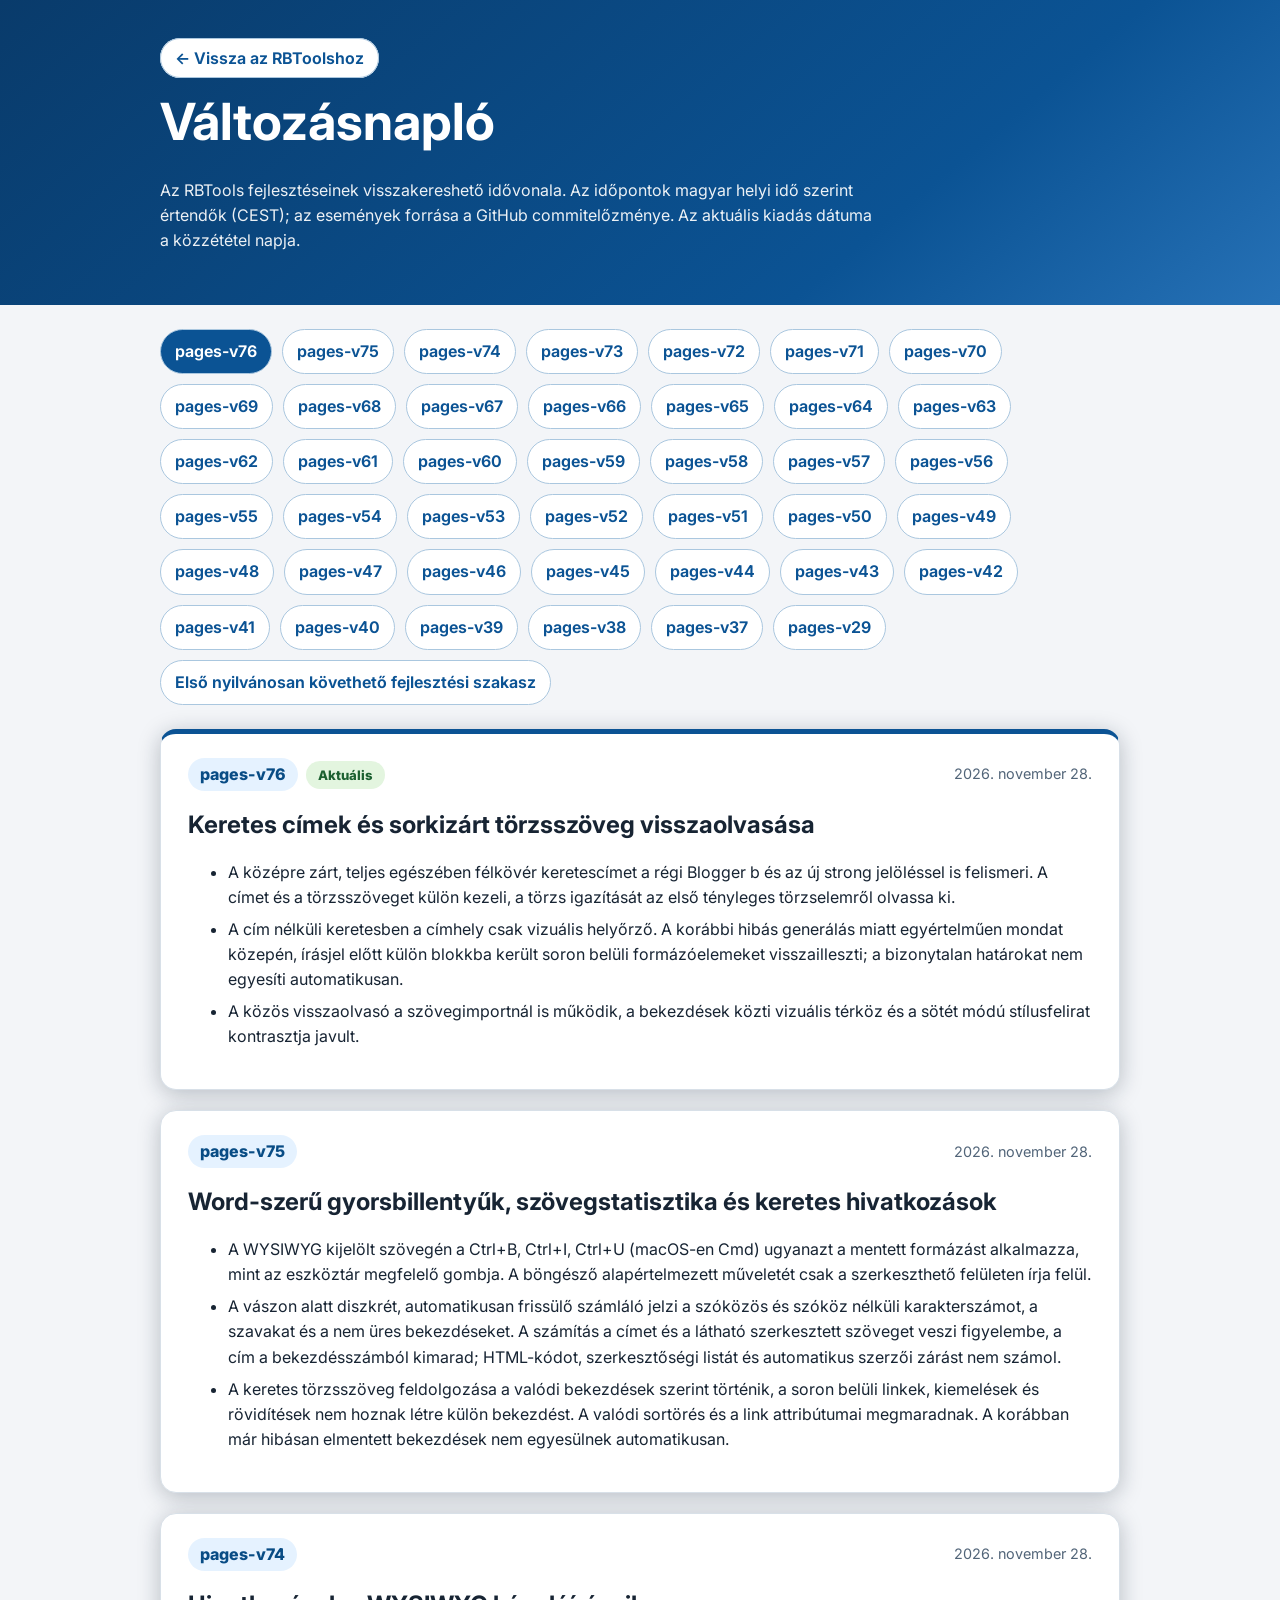
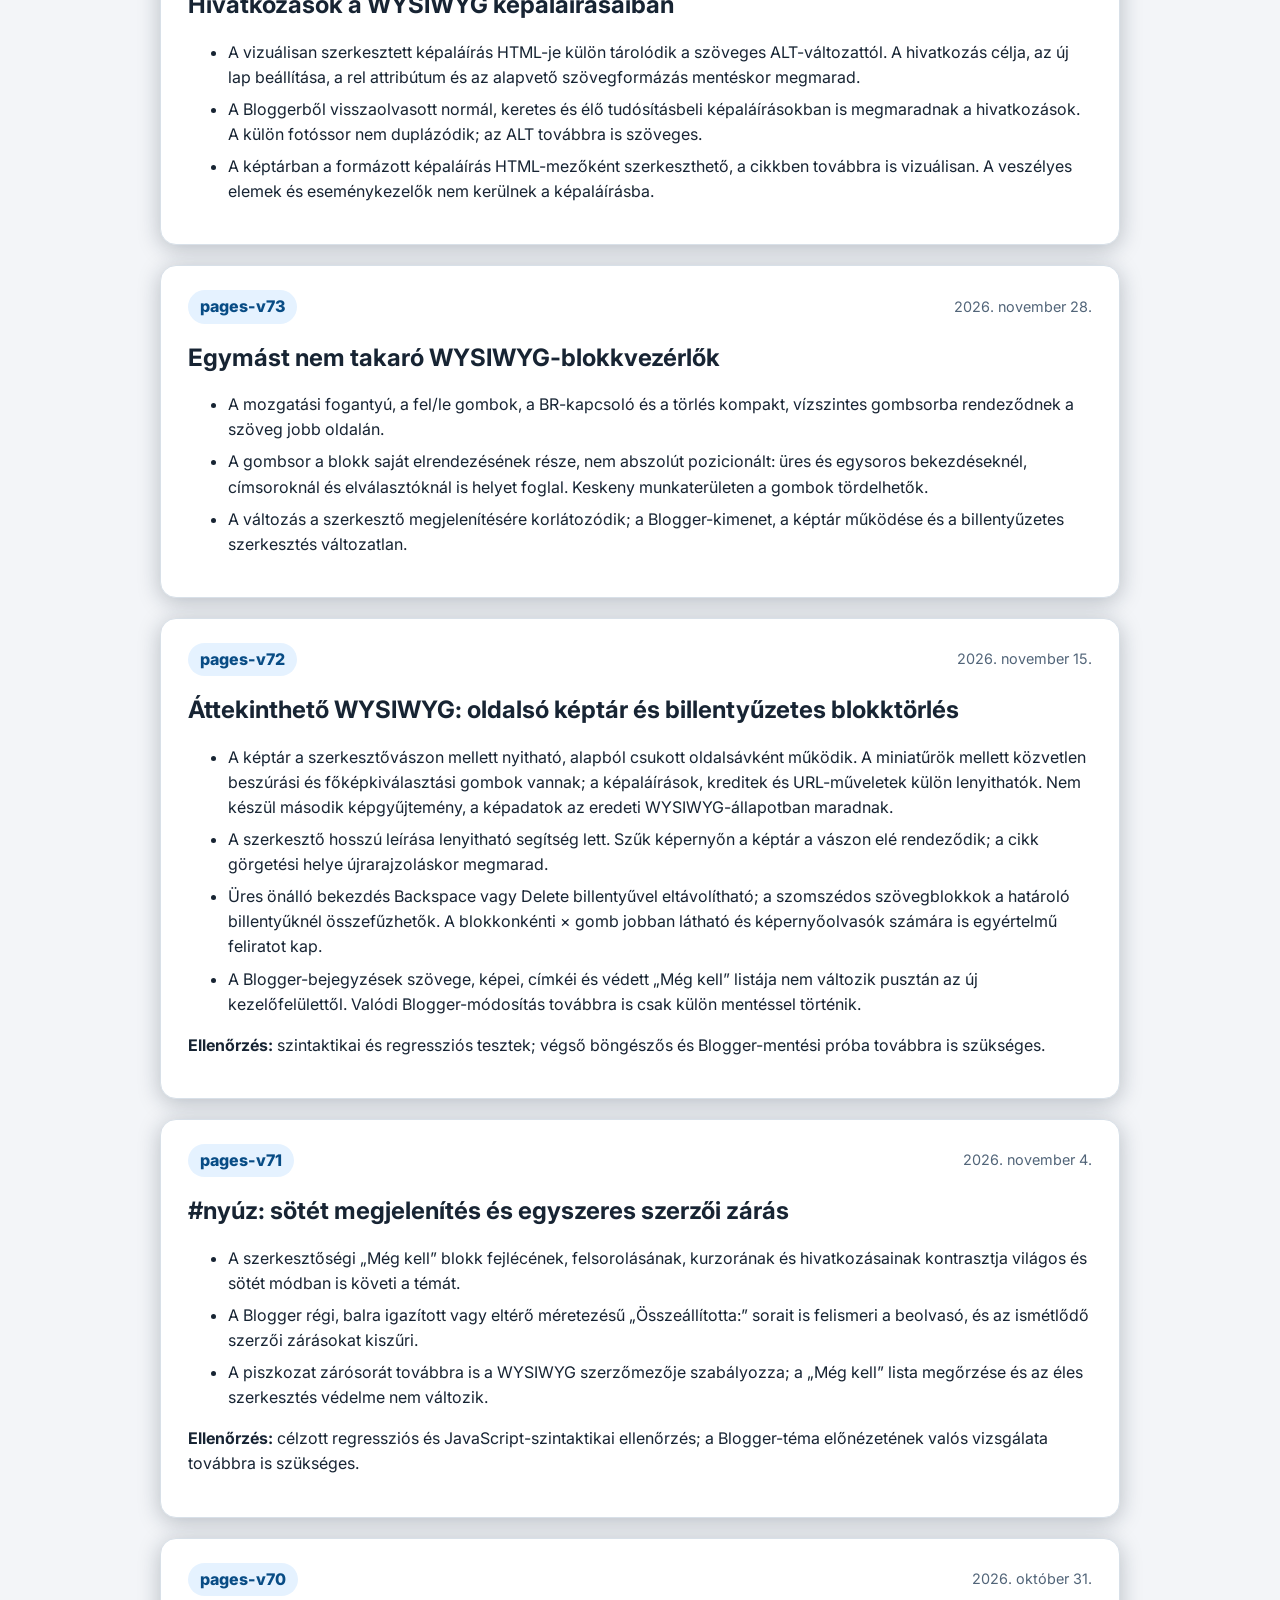
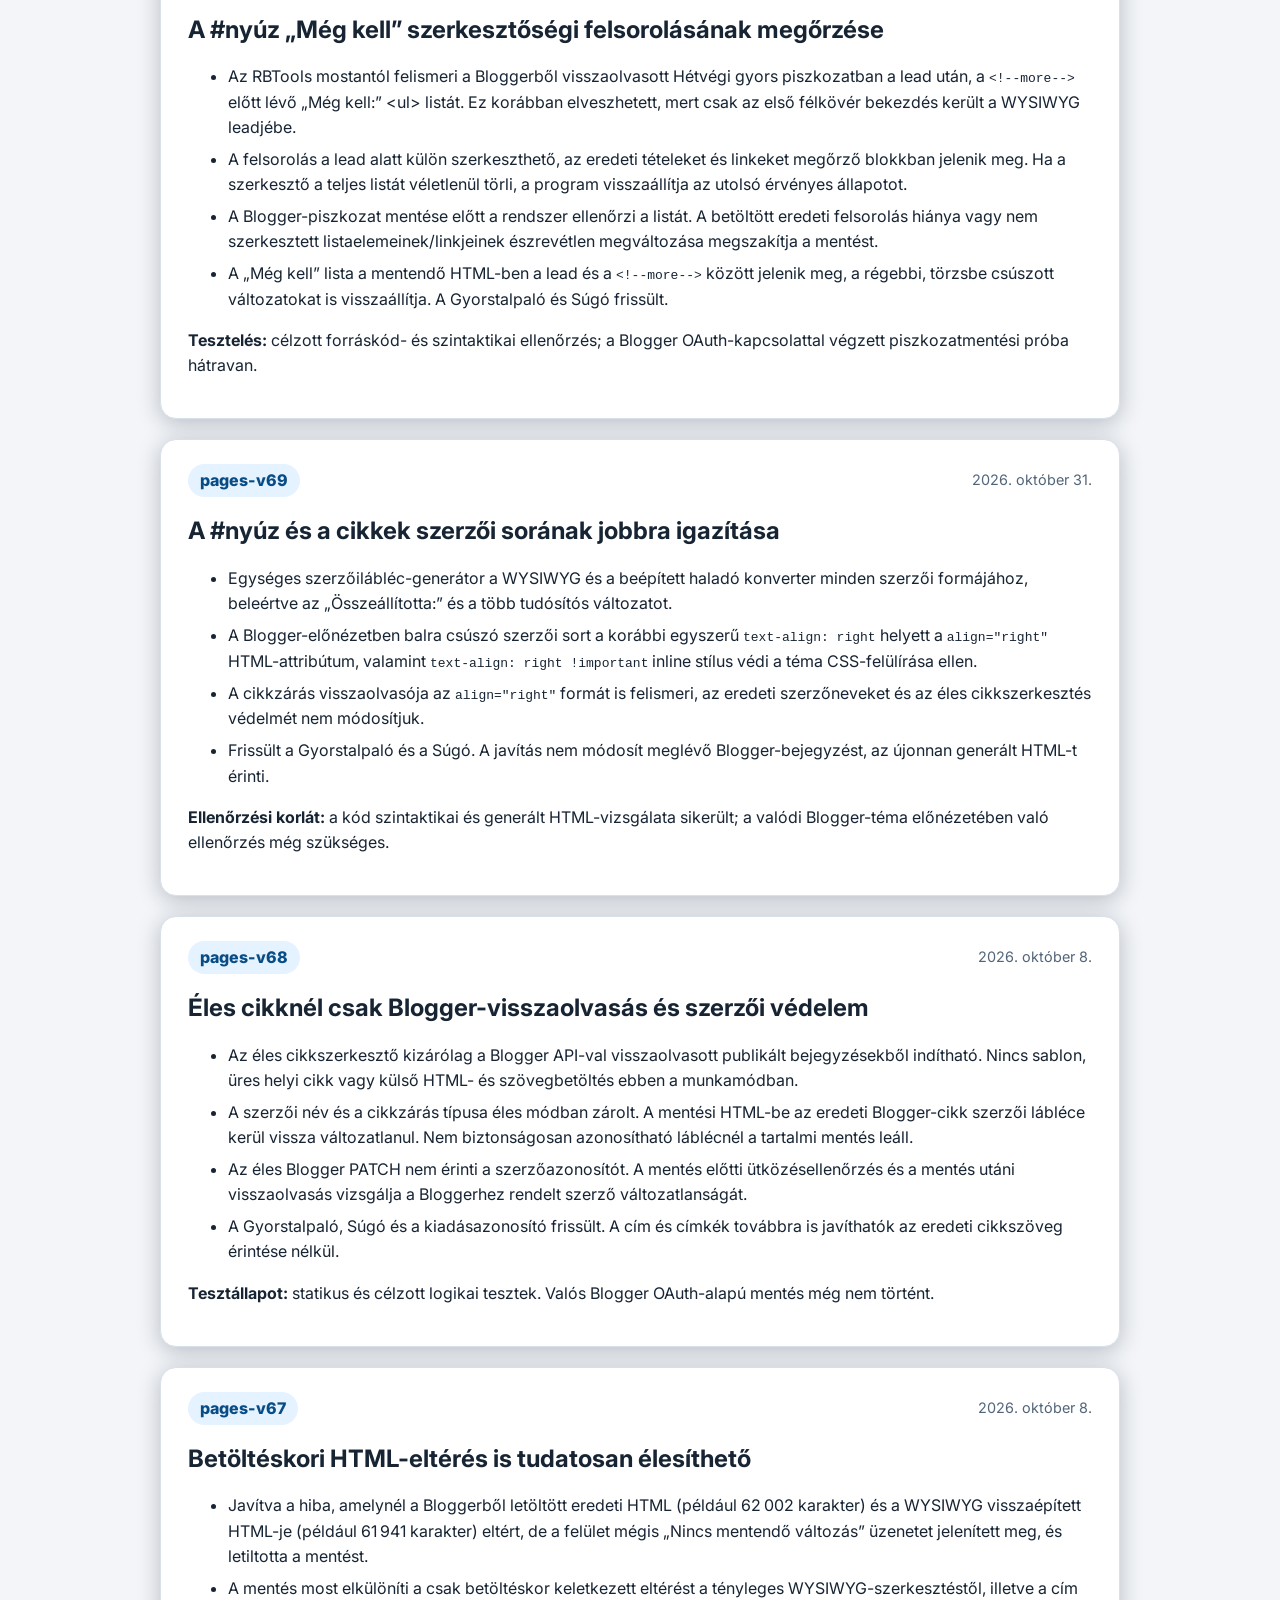
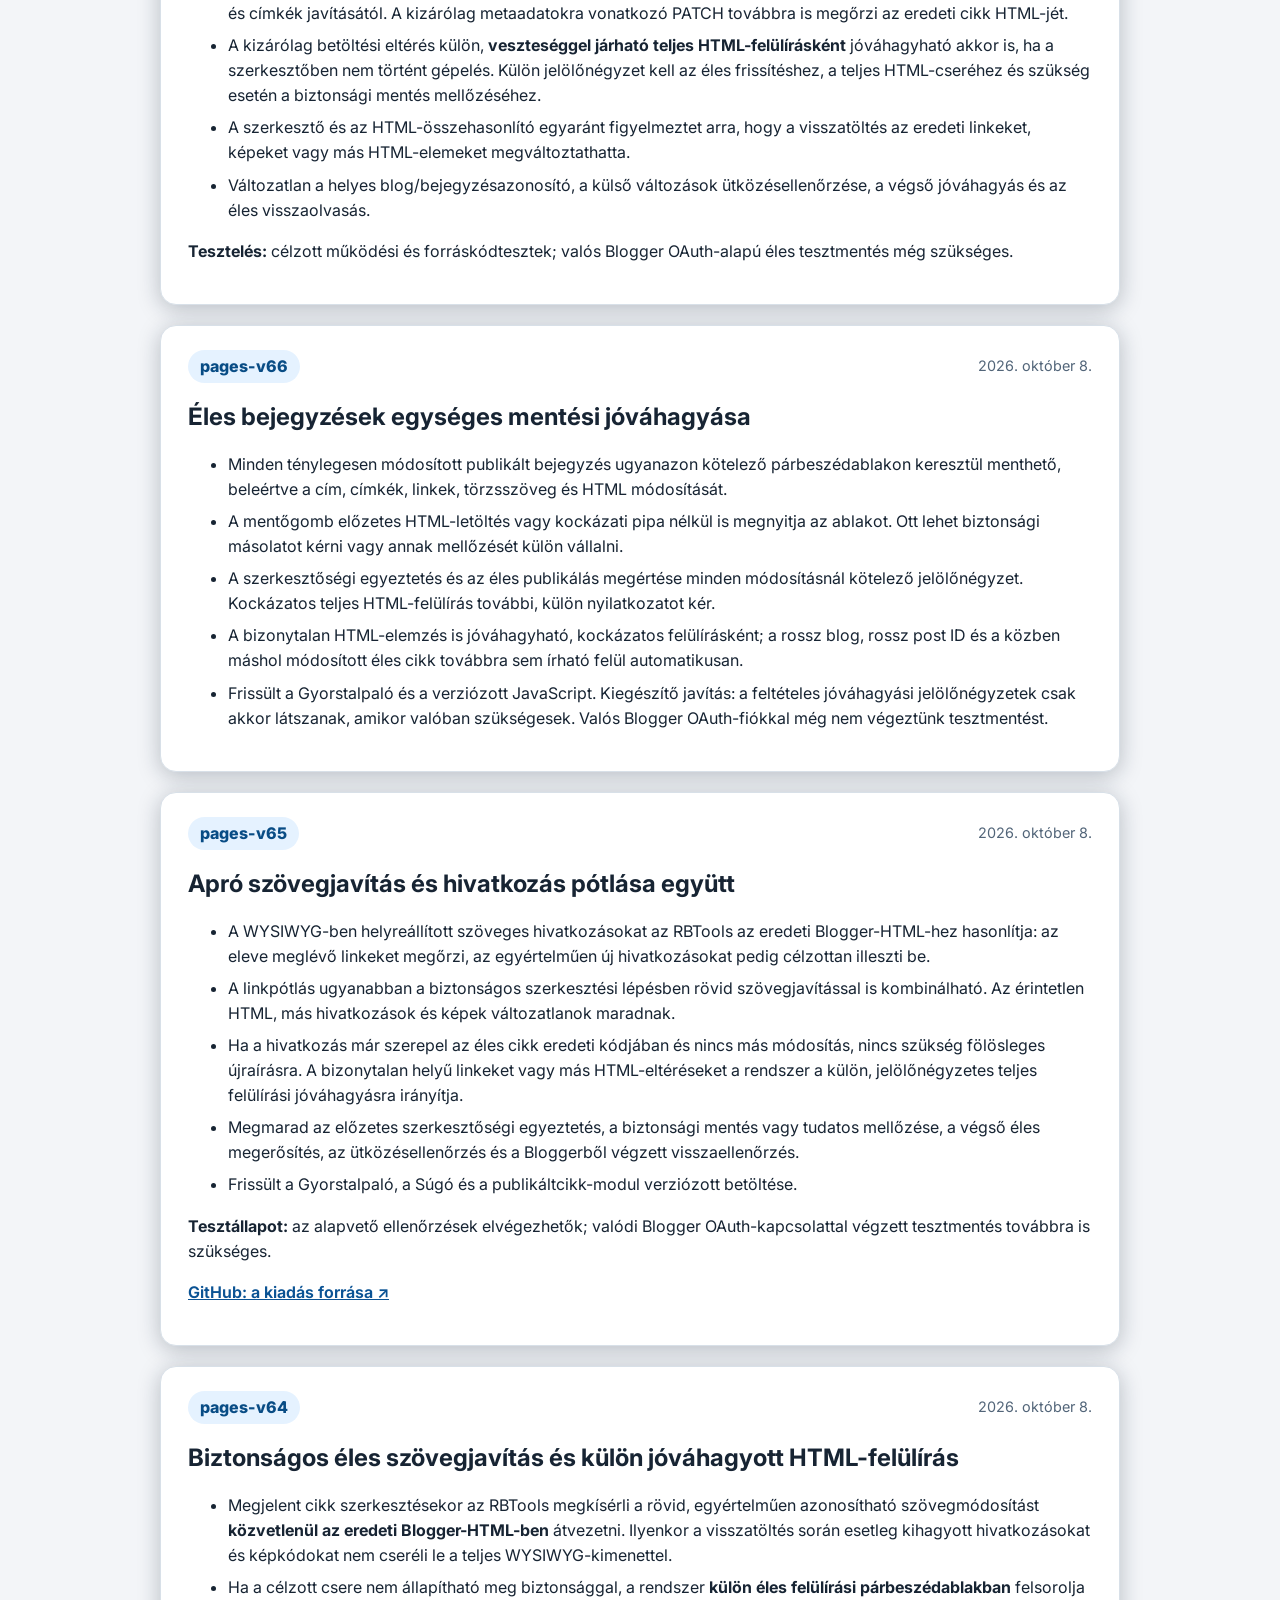
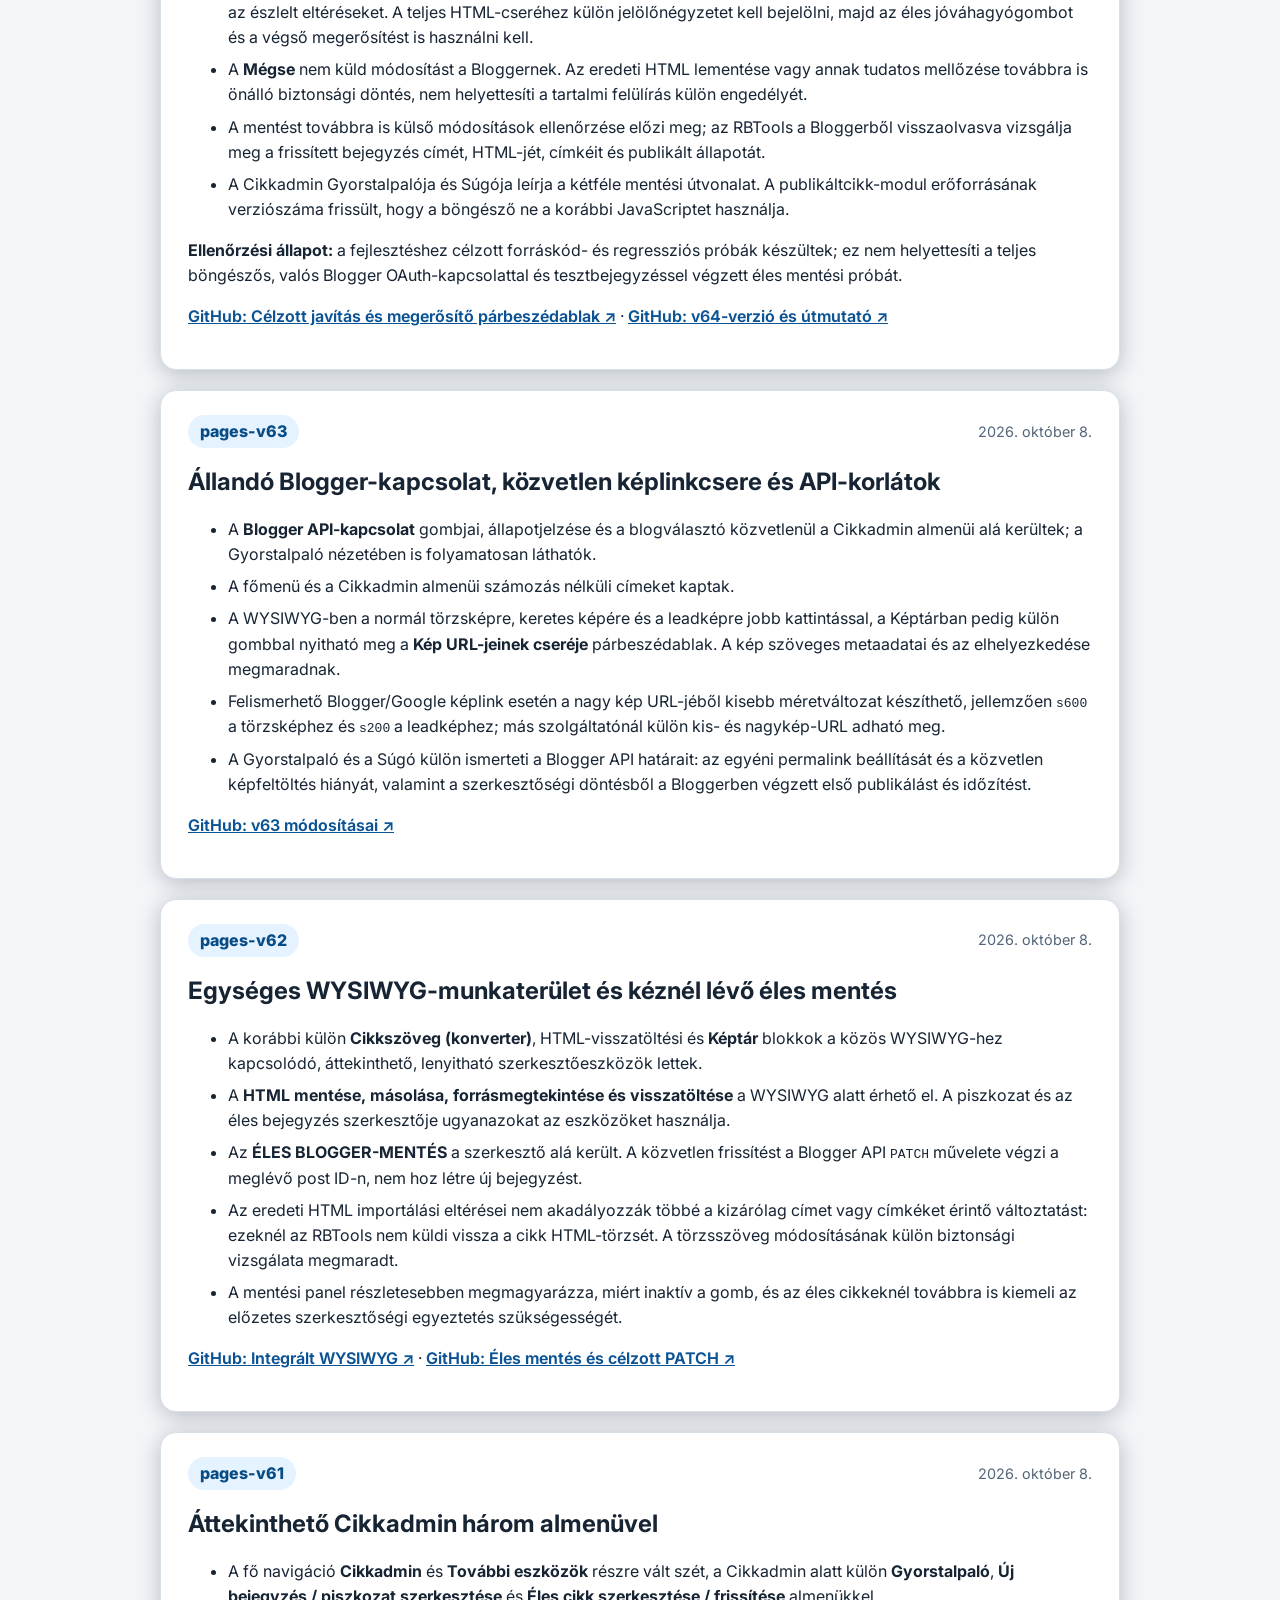
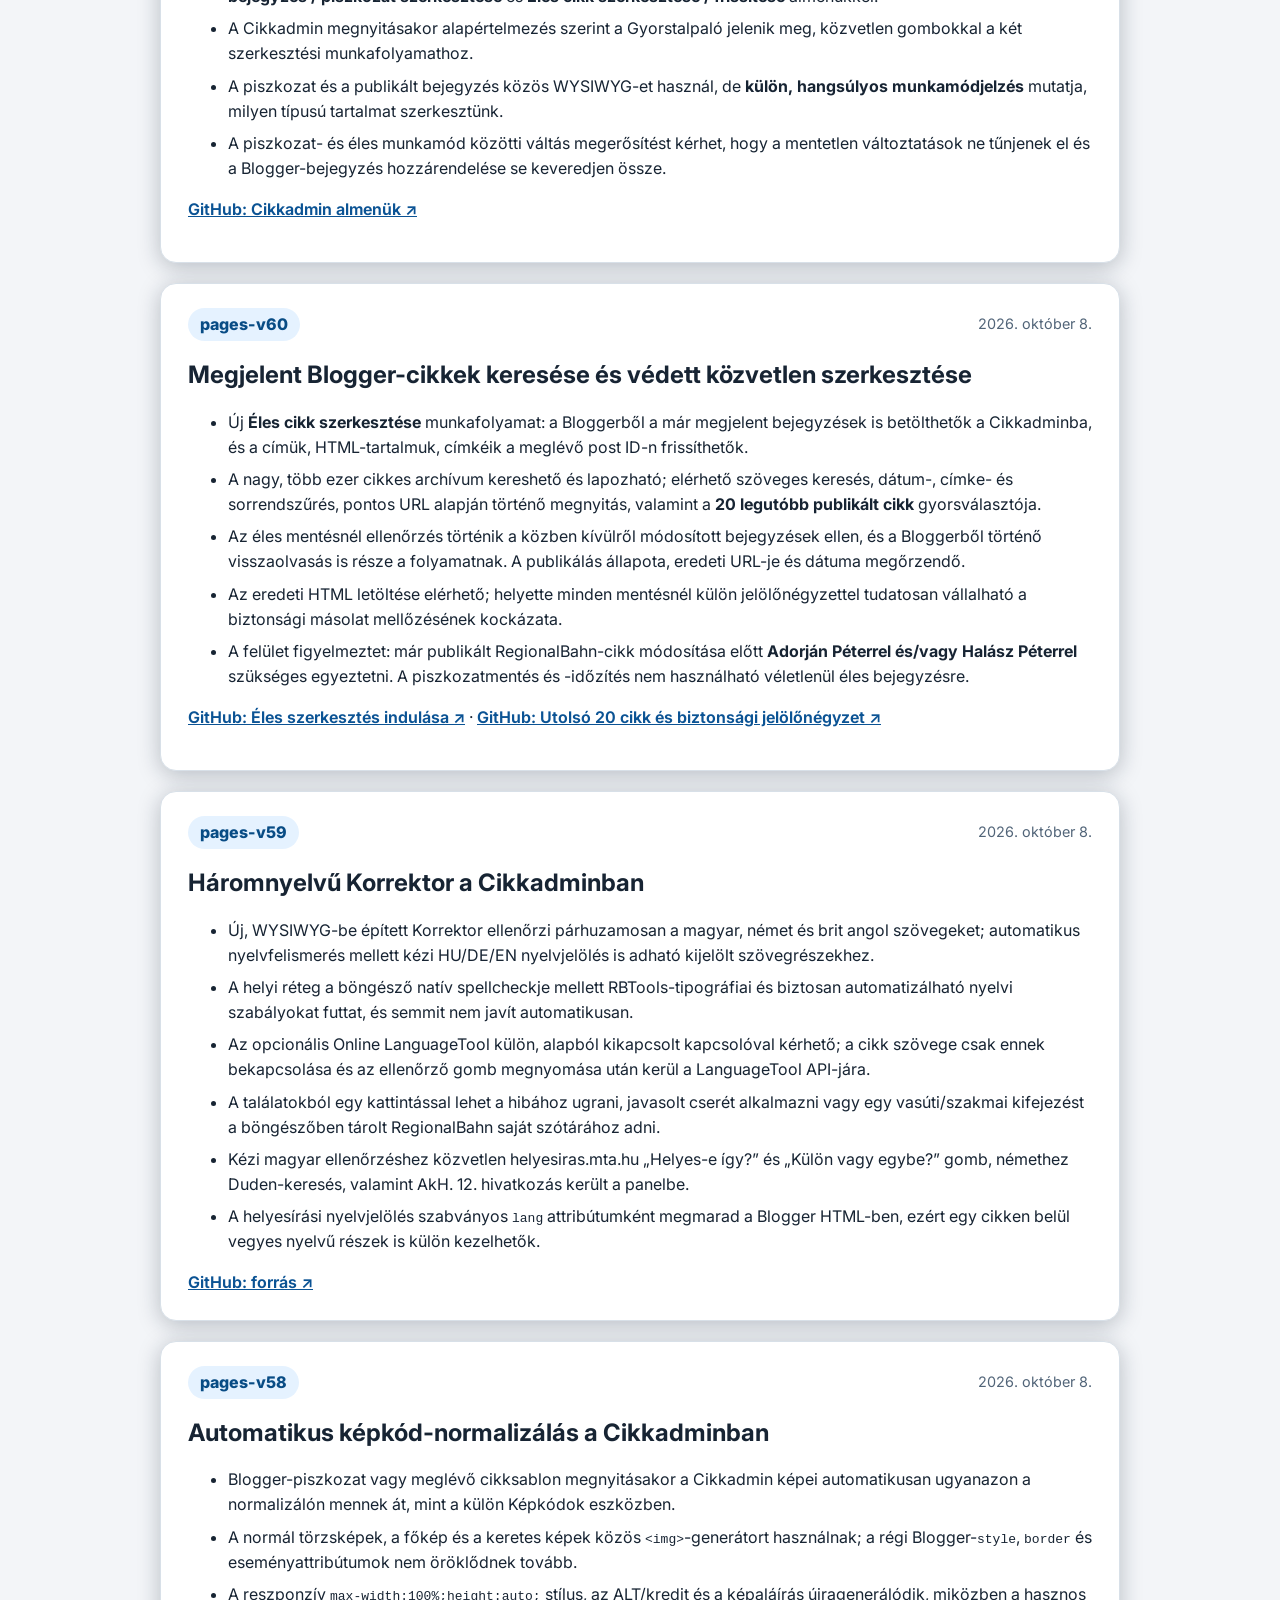
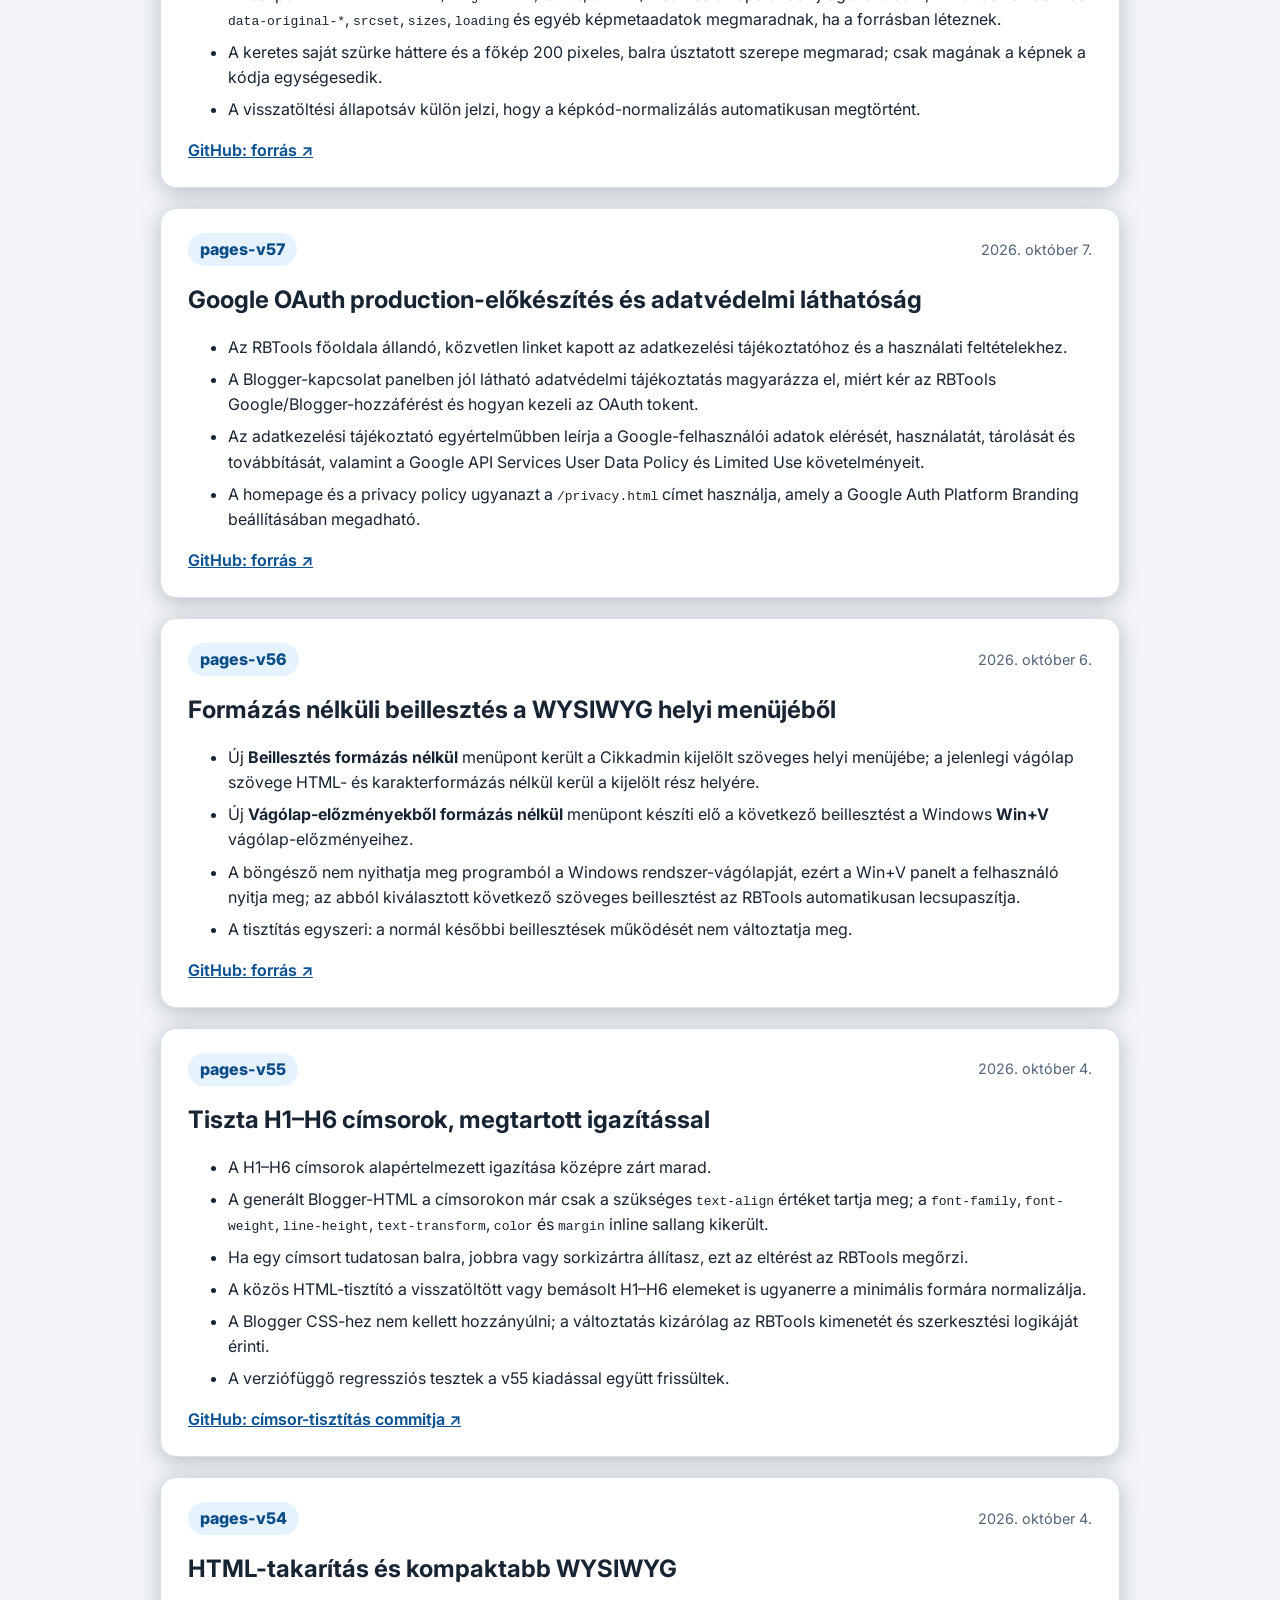
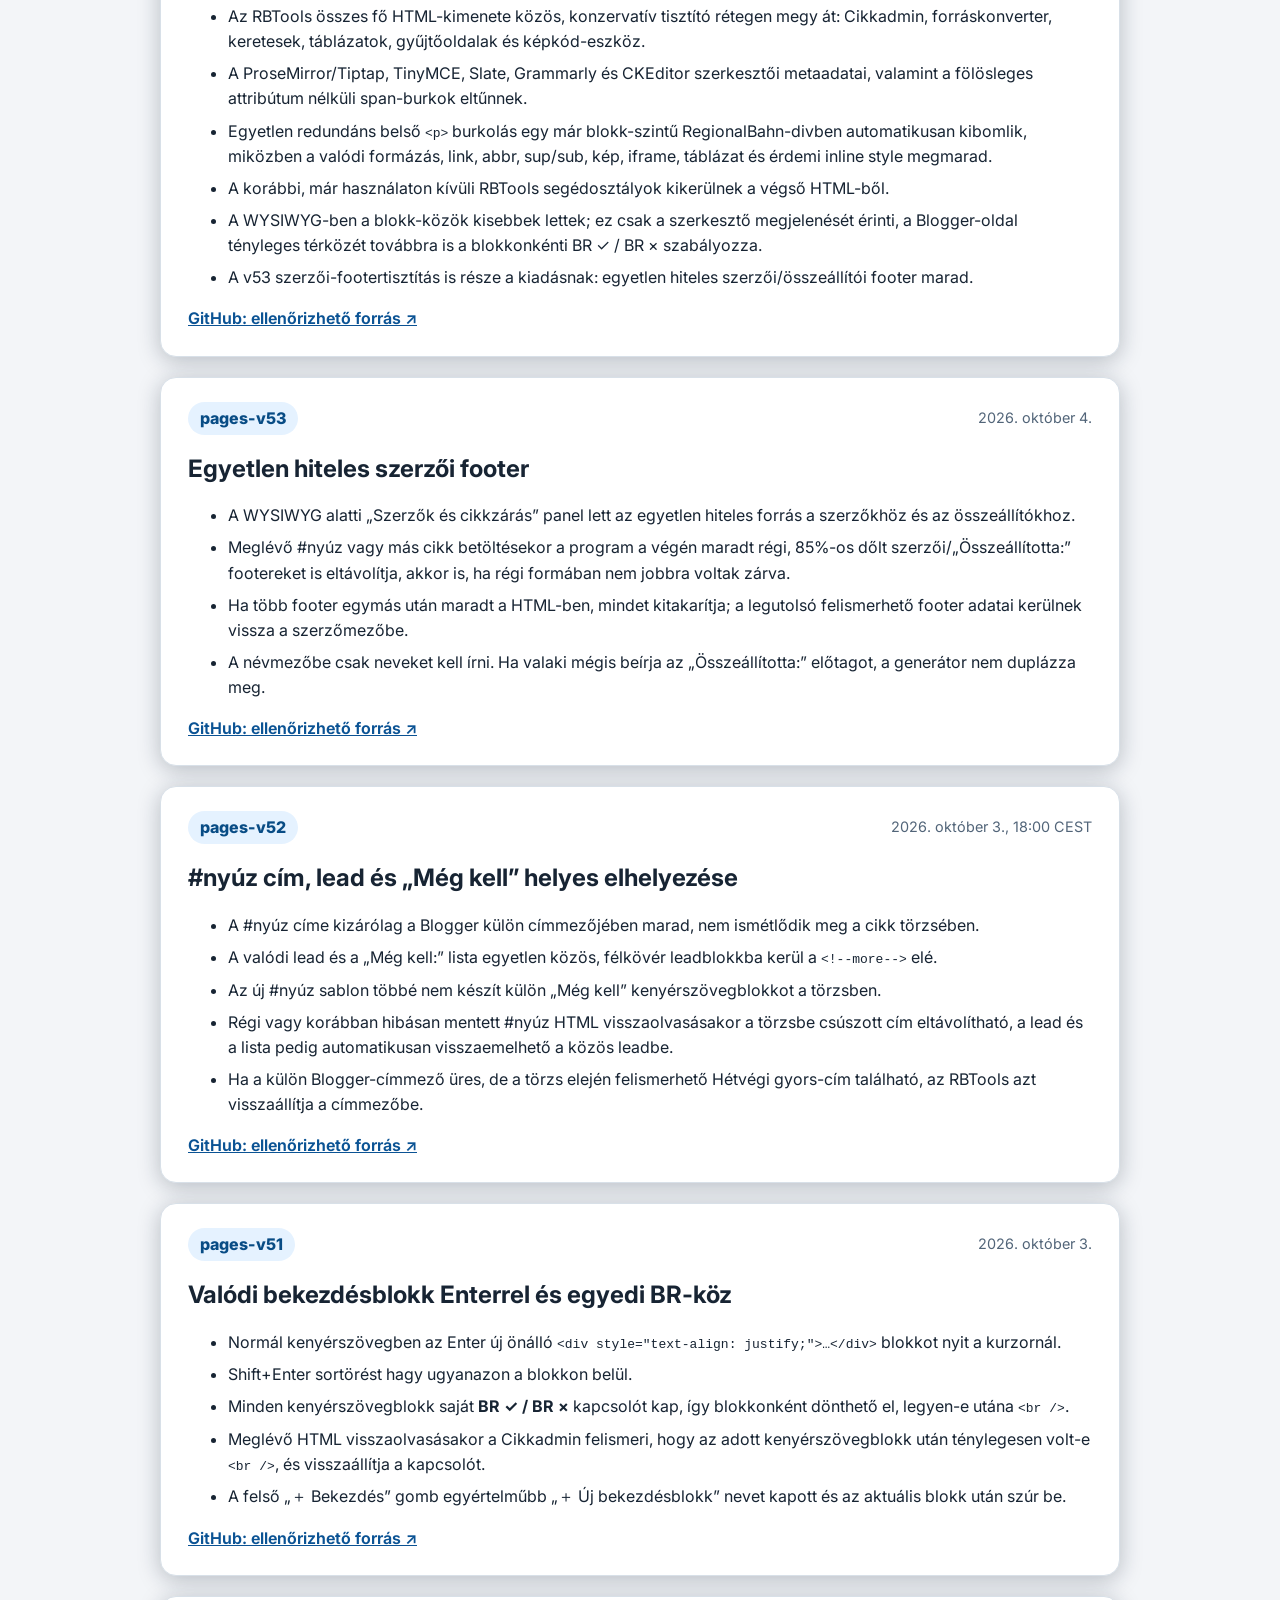
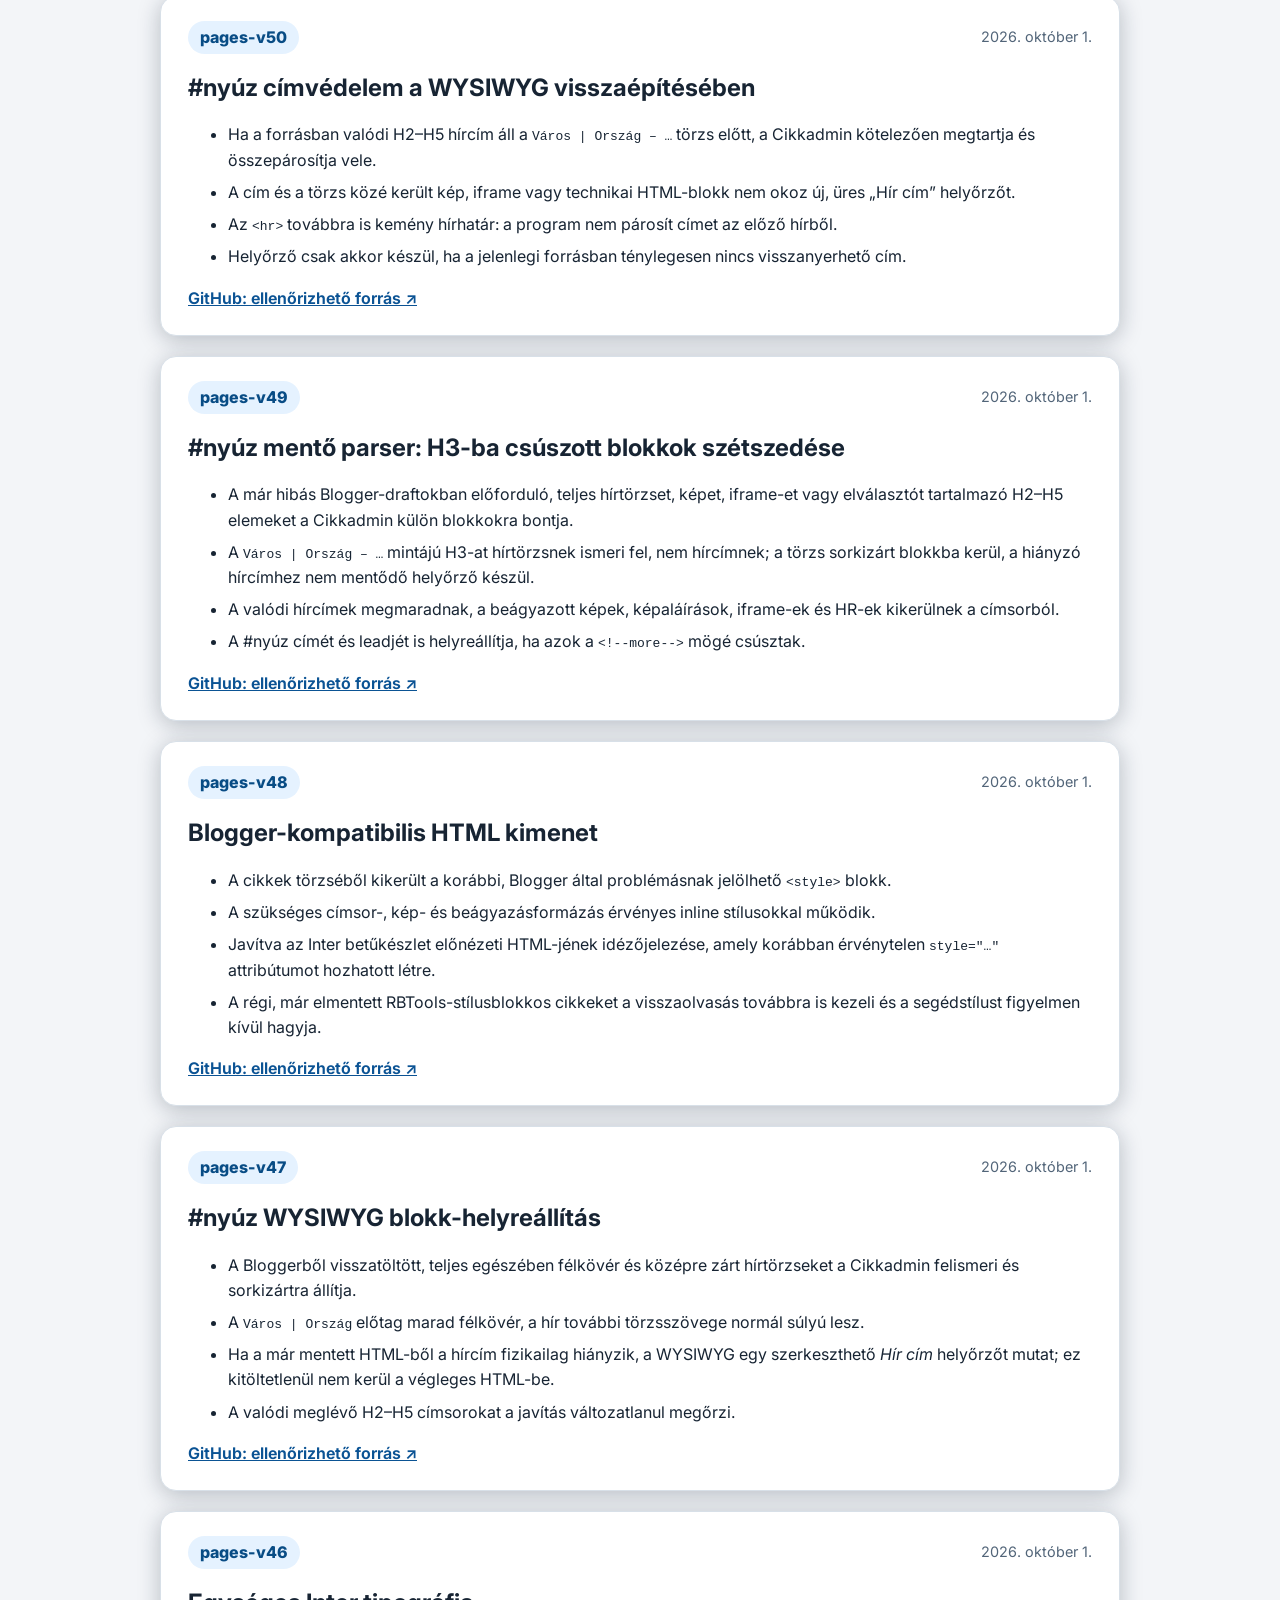
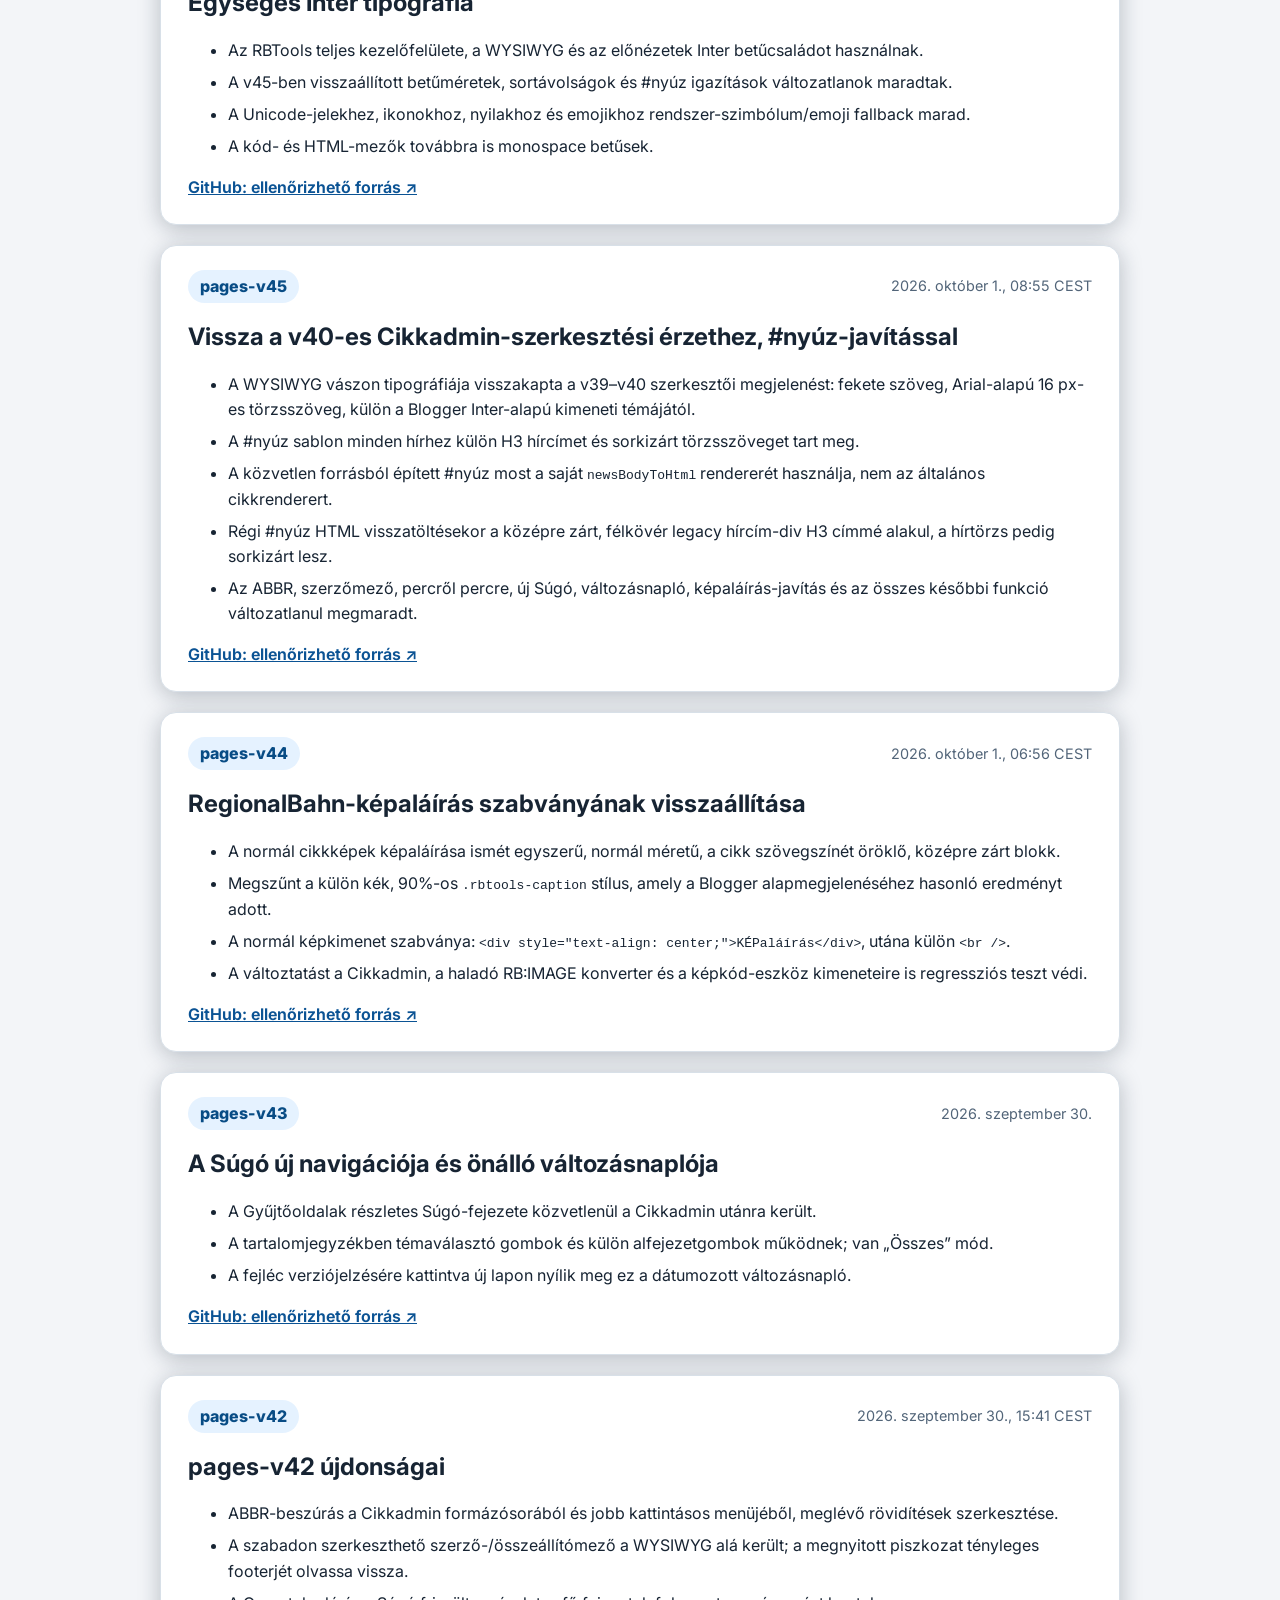
<file: release-notes.html>
<!doctype html>
<html lang="hu"><head><meta charset="utf-8"><meta name="viewport" content="width=device-width,initial-scale=1">
<meta name="robots" content="noindex,nofollow"><meta name="referrer" content="no-referrer">
<title>RBTools – Változásnapló</title>
<link rel="preconnect" href="https://fonts.googleapis.com">
<link rel="preconnect" href="https://fonts.gstatic.com" crossorigin>
<link href="https://fonts.googleapis.com/css2?family=Inter:wght@400;500;600;700;800&display=swap" rel="stylesheet">
<link rel="icon" type="image/png" href="/favicon-32.png">
<style>
:root{font-family:Inter,system-ui,-apple-system,"Segoe UI",sans-serif;color-scheme:light dark}
*{box-sizing:border-box}body{margin:0;background:#f3f5f8;color:#172433;line-height:1.57}
header{background:linear-gradient(140deg,#093b6b,#0b5394 70%,#2671b6);color:#fff;padding:46px 18px 36px}
.container{width:min(960px,calc(100% - 32px));margin:auto}
header h1{font-size:clamp(2rem,5vw,3.2rem);margin:.2em 0}header p{opacity:.92;max-width:720px}
nav{display:flex;flex-wrap:wrap;gap:10px;padding:24px 0}
nav a,.back{border:1px solid #aac7df;text-decoration:none;color:#0b5394;background:#fff;border-radius:999px;padding:9px 14px;font-weight:650}
nav a:hover,.back:hover{background:#dbebf8}nav a[aria-current="page"]{background:#0b5394;color:white}
.entry{background:#fff;border:1px solid #d8e0e8;border-radius:16px;margin:0 0 20px;padding:24px 27px;box-shadow:0 4px 22px #1234}
.entry:first-of-type{border-top:5px solid #0b5394}.head{display:flex;flex-wrap:wrap;justify-content:space-between;gap:12px;align-items:center}
.pill,.new{display:inline-block;background:#e5f2ff;color:#084c85;font-weight:800;border-radius:999px;padding:4px 12px}
.new{background:#e3f5df;color:#1c6131;margin-left:8px;font-size:.82em}
time{color:#526579;font-size:.9rem}.entry h2{margin:15px 0 7px}.entry li{margin:7px 0}.commit{color:#0b5394;font-weight:650;overflow-wrap:anywhere}
footer{color:#526579;padding:18px 0 40px;font-size:.9rem}
@media(prefers-color-scheme:dark){body{background:#101820;color:#eaf0f5}.entry{background:#1b2938;border-color:#375069}.pill,nav a{background:#173c5b;color:#b7dcff}time,footer{color:#b7c6d6}.commit{color:#8bc9ff}}
@media(prefers-reduced-motion:no-preference){html{scroll-behavior:smooth}}
</style></head><body>
<header><div class="container"><a class="back" href="/">← Vissza az RBToolshoz</a><h1>Változásnapló</h1><p>Az RBTools fejlesztéseinek visszakereshető idővonala. Az időpontok magyar helyi idő szerint értendők (CEST); az események forrása a GitHub commitelőzménye. Az aktuális kiadás dátuma a közzététel napja.</p></div></header>
<main class="container"><nav aria-label="Kiadások"><a href="#pages-v76" aria-current="page">pages-v76</a><a href="#pages-v75">pages-v75</a><a href="#pages-v74">pages-v74</a><a href="#pages-v73">pages-v73</a><a href="#pages-v72">pages-v72</a><a href="#pages-v71">pages-v71</a><a href="#pages-v70">pages-v70</a><a href="#pages-v69">pages-v69</a><a href="#pages-v68">pages-v68</a><a href="#pages-v67">pages-v67</a><a href="#pages-v66">pages-v66</a><a href="#pages-v65">pages-v65</a><a href="#pages-v64">pages-v64</a><a href="#pages-v63">pages-v63</a><a href="#pages-v62">pages-v62</a><a href="#pages-v61">pages-v61</a><a href="#pages-v60">pages-v60</a><a href="#pages-v59">pages-v59</a><a href="#pages-v58">pages-v58</a><a href="#pages-v57">pages-v57</a><a href="#pages-v56">pages-v56</a><a href="#pages-v55">pages-v55</a><a href="#pages-v54">pages-v54</a><a href="#pages-v53">pages-v53</a><a href="#pages-v52">pages-v52</a><a href="#pages-v51">pages-v51</a><a href="#pages-v50">pages-v50</a><a href="#pages-v49">pages-v49</a><a href="#pages-v48">pages-v48</a><a href="#pages-v47">pages-v47</a><a href="#pages-v46">pages-v46</a><a href="#pages-v45">pages-v45</a><a href="#pages-v44">pages-v44</a><a href="#pages-v43">pages-v43</a><a href="#pages-v42">pages-v42</a><a href="#pages-v41">pages-v41</a><a href="#pages-v40">pages-v40</a><a href="#pages-v39">pages-v39</a><a href="#pages-v38">pages-v38</a><a href="#pages-v37">pages-v37</a><a href="#pages-v29">pages-v29</a><a href="#Első nyilvánosan követhető fejlesztési szakasz">Első nyilvánosan követhető fejlesztési szakasz</a></nav>
<article class="entry" id="pages-v76"><div class="head"><div><span class="pill">pages-v76</span><span class="new">Aktuális</span></div><time datetime="2026-11-28">2026. november 28.</time></div><h2>Keretes címek és sorkizárt törzsszöveg visszaolvasása</h2><ul><li>A középre zárt, teljes egészében félkövér keretescímet a régi Blogger b és az új strong jelöléssel is felismeri. A címet és a törzsszöveget külön kezeli, a törzs igazítását az első tényleges törzselemről olvassa ki.</li><li>A cím nélküli keretesben a címhely csak vizuális helyőrző. A korábbi hibás generálás miatt egyértelműen mondat közepén, írásjel előtt külön blokkba került soron belüli formázóelemeket visszailleszti; a bizonytalan határokat nem egyesíti automatikusan.</li><li>A közös visszaolvasó a szövegimportnál is működik, a bekezdések közti vizuális térköz és a sötét módú stílusfelirat kontrasztja javult.</li></ul></article>
<article class="entry" id="pages-v75"><div class="head"><div><span class="pill">pages-v75</span></div><time datetime="2026-11-28">2026. november 28.</time></div><h2>Word-szerű gyorsbillentyűk, szövegstatisztika és keretes hivatkozások</h2><ul><li>A WYSIWYG kijelölt szövegén a Ctrl+B, Ctrl+I, Ctrl+U (macOS-en Cmd) ugyanazt a mentett formázást alkalmazza, mint az eszköztár megfelelő gombja. A böngésző alapértelmezett műveletét csak a szerkeszthető felületen írja felül.</li><li>A vászon alatt diszkrét, automatikusan frissülő számláló jelzi a szóközös és szóköz nélküli karakterszámot, a szavakat és a nem üres bekezdéseket. A számítás a címet és a látható szerkesztett szöveget veszi figyelembe, a cím a bekezdésszámból kimarad; HTML-kódot, szerkesztőségi listát és automatikus szerzői zárást nem számol.</li><li>A keretes törzsszöveg feldolgozása a valódi bekezdések szerint történik, a soron belüli linkek, kiemelések és rövidítések nem hoznak létre külön bekezdést. A valódi sortörés és a link attribútumai megmaradnak. A korábban már hibásan elmentett bekezdések nem egyesülnek automatikusan.</li></ul></article>
<article class="entry" id="pages-v74"><div class="head"><div><span class="pill">pages-v74</span></div><time datetime="2026-11-28">2026. november 28.</time></div><h2>Hivatkozások a WYSIWYG képaláírásaiban</h2><ul><li>A vizuálisan szerkesztett képaláírás HTML-je külön tárolódik a szöveges ALT-változattól. A hivatkozás célja, az új lap beállítása, a rel attribútum és az alapvető szövegformázás mentéskor megmarad.</li><li>A Bloggerből visszaolvasott normál, keretes és élő tudósításbeli képaláírásokban is megmaradnak a hivatkozások. A külön fotóssor nem duplázódik; az ALT továbbra is szöveges.</li><li>A képtárban a formázott képaláírás HTML-mezőként szerkeszthető, a cikkben továbbra is vizuálisan. A veszélyes elemek és eseménykezelők nem kerülnek a képaláírásba.</li></ul></article>
<article class="entry" id="pages-v73"><div class="head"><div><span class="pill">pages-v73</span></div><time datetime="2026-11-28">2026. november 28.</time></div><h2>Egymást nem takaró WYSIWYG-blokkvezérlők</h2><ul><li>A mozgatási fogantyú, a fel/le gombok, a BR-kapcsoló és a törlés kompakt, vízszintes gombsorba rendeződnek a szöveg jobb oldalán.</li><li>A gombsor a blokk saját elrendezésének része, nem abszolút pozicionált: üres és egysoros bekezdéseknél, címsoroknál és elválasztóknál is helyet foglal. Keskeny munkaterületen a gombok tördelhetők.</li><li>A változás a szerkesztő megjelenítésére korlátozódik; a Blogger-kimenet, a képtár működése és a billentyűzetes szerkesztés változatlan.</li></ul></article>
<article class="entry" id="pages-v72"><div class="head"><div><span class="pill">pages-v72</span></div><time datetime="2026-11-15">2026. november 15.</time></div><h2>Áttekinthető WYSIWYG: oldalsó képtár és billentyűzetes blokktörlés</h2><ul><li>A képtár a szerkesztővászon mellett nyitható, alapból csukott oldalsávként működik. A miniatűrök mellett közvetlen beszúrási és főképkiválasztási gombok vannak; a képaláírások, kreditek és URL-műveletek külön lenyithatók. Nem készül második képgyűjtemény, a képadatok az eredeti WYSIWYG-állapotban maradnak.</li><li>A szerkesztő hosszú leírása lenyitható segítség lett. Szűk képernyőn a képtár a vászon elé rendeződik; a cikk görgetési helye újrarajzoláskor megmarad.</li><li>Üres önálló bekezdés Backspace vagy Delete billentyűvel eltávolítható; a szomszédos szövegblokkok a határoló billentyűknél összefűzhetők. A blokkonkénti × gomb jobban látható és képernyőolvasók számára is egyértelmű feliratot kap.</li><li>A Blogger-bejegyzések szövege, képei, címkéi és védett „Még kell” listája nem változik pusztán az új kezelőfelülettől. Valódi Blogger-módosítás továbbra is csak külön mentéssel történik.</li></ul><p><strong>Ellenőrzés:</strong> szintaktikai és regressziós tesztek; végső böngészős és Blogger-mentési próba továbbra is szükséges.</p></article>
<article class="entry" id="pages-v71"><div class="head"><div><span class="pill">pages-v71</span></div><time datetime="2026-11-04">2026. november 4.</time></div><h2>#nyúz: sötét megjelenítés és egyszeres szerzői zárás</h2><ul><li>A szerkesztőségi „Még kell” blokk fejlécének, felsorolásának, kurzorának és hivatkozásainak kontrasztja világos és sötét módban is követi a témát.</li><li>A Blogger régi, balra igazított vagy eltérő méretezésű „Összeállította:” sorait is felismeri a beolvasó, és az ismétlődő szerzői zárásokat kiszűri.</li><li>A piszkozat zárósorát továbbra is a WYSIWYG szerzőmezője szabályozza; a „Még kell” lista megőrzése és az éles szerkesztés védelme nem változik.</li></ul><p><strong>Ellenőrzés:</strong> célzott regressziós és JavaScript-szintaktikai ellenőrzés; a Blogger-téma előnézetének valós vizsgálata továbbra is szükséges.</p></article>
<article class="entry" id="pages-v70"><div class="head"><div><span class="pill">pages-v70</span></div><time datetime="2026-10-31">2026. október 31.</time></div><h2>A #nyúz „Még kell” szerkesztőségi felsorolásának megőrzése</h2><ul><li>Az RBTools mostantól felismeri a Bloggerből visszaolvasott Hétvégi gyors piszkozatban a lead után, a <code>&lt;!--more--&gt;</code> előtt lévő „Még kell:” &lt;ul&gt; listát. Ez korábban elveszhetett, mert csak az első félkövér bekezdés került a WYSIWYG leadjébe.</li><li>A felsorolás a lead alatt külön szerkeszthető, az eredeti tételeket és linkeket megőrző blokkban jelenik meg. Ha a szerkesztő a teljes listát véletlenül törli, a program visszaállítja az utolsó érvényes állapotot.</li><li>A Blogger-piszkozat mentése előtt a rendszer ellenőrzi a listát. A betöltött eredeti felsorolás hiánya vagy nem szerkesztett listaelemeinek/linkjeinek észrevétlen megváltozása megszakítja a mentést.</li><li>A „Még kell” lista a mentendő HTML-ben a lead és a <code>&lt;!--more--&gt;</code> között jelenik meg, a régebbi, törzsbe csúszott változatokat is visszaállítja. A Gyorstalpaló és Súgó frissült.</li></ul><p><strong>Tesztelés:</strong> célzott forráskód- és szintaktikai ellenőrzés; a Blogger OAuth-kapcsolattal végzett piszkozatmentési próba hátravan.</p></article>
<article class="entry" id="pages-v69"><div class="head"><div><span class="pill">pages-v69</span></div><time datetime="2026-10-31">2026. október 31.</time></div><h2>A #nyúz és a cikkek szerzői sorának jobbra igazítása</h2><ul><li>Egységes szerzőilábléc-generátor a WYSIWYG és a beépített haladó konverter minden szerzői formájához, beleértve az „Összeállította:” és a több tudósítós változatot.</li><li>A Blogger-előnézetben balra csúszó szerzői sort a korábbi egyszerű <code>text-align: right</code> helyett a <code>align="right"</code> HTML-attribútum, valamint <code>text-align: right !important</code> inline stílus védi a téma CSS-felülírása ellen.</li><li>A cikkzárás visszaolvasója az <code>align="right"</code> formát is felismeri, az eredeti szerzőneveket és az éles cikkszerkesztés védelmét nem módosítjuk.</li><li>Frissült a Gyorstalpaló és a Súgó. A javítás nem módosít meglévő Blogger-bejegyzést, az újonnan generált HTML-t érinti.</li></ul><p><strong>Ellenőrzési korlát:</strong> a kód szintaktikai és generált HTML-vizsgálata sikerült; a valódi Blogger-téma előnézetében való ellenőrzés még szükséges.</p></article>
<article class="entry" id="pages-v68"><div class="head"><div><span class="pill">pages-v68</span></div><time datetime="2026-10-08">2026. október 8.</time></div><h2>Éles cikknél csak Blogger-visszaolvasás és szerzői védelem</h2><ul><li>Az éles cikkszerkesztő kizárólag a Blogger API-val visszaolvasott publikált bejegyzésekből indítható. Nincs sablon, üres helyi cikk vagy külső HTML- és szövegbetöltés ebben a munkamódban.</li><li>A szerzői név és a cikkzárás típusa éles módban zárolt. A mentési HTML-be az eredeti Blogger-cikk szerzői lábléce kerül vissza változatlanul. Nem biztonságosan azonosítható láblécnél a tartalmi mentés leáll.</li><li>Az éles Blogger PATCH nem érinti a szerzőazonosítót. A mentés előtti ütközésellenőrzés és a mentés utáni visszaolvasás vizsgálja a Bloggerhez rendelt szerző változatlanságát.</li><li>A Gyorstalpaló, Súgó és a kiadásazonosító frissült. A cím és címkék továbbra is javíthatók az eredeti cikkszöveg érintése nélkül.</li></ul><p><strong>Tesztállapot:</strong> statikus és célzott logikai tesztek. Valós Blogger OAuth-alapú mentés még nem történt.</p></article>
<article class="entry" id="pages-v67"><div class="head"><div><span class="pill">pages-v67</span></div><time datetime="2026-10-08">2026. október 8.</time></div><h2>Betöltéskori HTML-eltérés is tudatosan élesíthető</h2><ul><li>Javítva a hiba, amelynél a Bloggerből letöltött eredeti HTML (például 62 002 karakter) és a WYSIWYG visszaépített HTML-je (például 61 941 karakter) eltért, de a felület mégis „Nincs mentendő változás” üzenetet jelenített meg, és letiltotta a mentést.</li><li>A mentés most elkülöníti a csak betöltéskor keletkezett eltérést a tényleges WYSIWYG-szerkesztéstől, illetve a cím és címkék javításától. A kizárólag metaadatokra vonatkozó PATCH továbbra is megőrzi az eredeti cikk HTML-jét.</li><li>A kizárólag betöltési eltérés külön, <strong>veszteséggel járható teljes HTML-felülírásként</strong> jóváhagyható akkor is, ha a szerkesztőben nem történt gépelés. Külön jelölőnégyzet kell az éles frissítéshez, a teljes HTML-cseréhez és szükség esetén a biztonsági mentés mellőzéséhez.</li><li>A szerkesztő és az HTML-összehasonlító egyaránt figyelmeztet arra, hogy a visszatöltés az eredeti linkeket, képeket vagy más HTML-elemeket megváltoztathatta.</li><li>Változatlan a helyes blog/bejegyzésazonosító, a külső változások ütközésellenőrzése, a végső jóváhagyás és az éles visszaolvasás.</li></ul><p><strong>Tesztelés:</strong> célzott működési és forráskódtesztek; valós Blogger OAuth-alapú éles tesztmentés még szükséges.</p></article>
<article class="entry" id="pages-v66"><div class="head"><div><span class="pill">pages-v66</span></div><time datetime="2026-10-08">2026. október 8.</time></div><h2>Éles bejegyzések egységes mentési jóváhagyása</h2><ul><li>Minden ténylegesen módosított publikált bejegyzés ugyanazon kötelező párbeszédablakon keresztül menthető, beleértve a cím, címkék, linkek, törzsszöveg és HTML módosítását.</li><li>A mentőgomb előzetes HTML-letöltés vagy kockázati pipa nélkül is megnyitja az ablakot. Ott lehet biztonsági másolatot kérni vagy annak mellőzését külön vállalni.</li><li>A szerkesztőségi egyeztetés és az éles publikálás megértése minden módosításnál kötelező jelölőnégyzet. Kockázatos teljes HTML-felülírás további, külön nyilatkozatot kér.</li><li>A bizonytalan HTML-elemzés is jóváhagyható, kockázatos felülírásként; a rossz blog, rossz post ID és a közben máshol módosított éles cikk továbbra sem írható felül automatikusan.</li><li>Frissült a Gyorstalpaló és a verziózott JavaScript. Kiegészítő javítás: a feltételes jóváhagyási jelölőnégyzetek csak akkor látszanak, amikor valóban szükségesek. Valós Blogger OAuth-fiókkal még nem végeztünk tesztmentést.</li></ul></article>
<article class="entry" id="pages-v65"><div class="head"><div><span class="pill">pages-v65</span></div><time datetime="2026-10-08">2026. október 8.</time></div><h2>Apró szövegjavítás és hivatkozás pótlása együtt</h2><ul><li>A WYSIWYG-ben helyreállított szöveges hivatkozásokat az RBTools az eredeti Blogger-HTML-hez hasonlítja: az eleve meglévő linkeket megőrzi, az egyértelműen új hivatkozásokat pedig célzottan illeszti be.</li><li>A linkpótlás ugyanabban a biztonságos szerkesztési lépésben rövid szövegjavítással is kombinálható. Az érintetlen HTML, más hivatkozások és képek változatlanok maradnak.</li><li>Ha a hivatkozás már szerepel az éles cikk eredeti kódjában és nincs más módosítás, nincs szükség fölösleges újraírásra. A bizonytalan helyű linkeket vagy más HTML-eltéréseket a rendszer a külön, jelölőnégyzetes teljes felülírási jóváhagyásra irányítja.</li><li>Megmarad az előzetes szerkesztőségi egyeztetés, a biztonsági mentés vagy tudatos mellőzése, a végső éles megerősítés, az ütközésellenőrzés és a Bloggerből végzett visszaellenőrzés.</li><li>Frissült a Gyorstalpaló, a Súgó és a publikáltcikk-modul verziózott betöltése.</li></ul><p><strong>Tesztállapot:</strong> az alapvető ellenőrzések elvégezhetők; valódi Blogger OAuth-kapcsolattal végzett tesztmentés továbbra is szükséges.</p><p><a class="commit" href="https://github.com/phalasz80/rbtools/commits/main/" target="_blank" rel="noopener">GitHub: a kiadás forrása ↗</a></p></article>
<article class="entry" id="pages-v64"><div class="head"><div><span class="pill">pages-v64</span></div><time datetime="2026-10-08">2026. október 8.</time></div><h2>Biztonságos éles szövegjavítás és külön jóváhagyott HTML-felülírás</h2><ul><li>Megjelent cikk szerkesztésekor az RBTools megkísérli a rövid, egyértelműen azonosítható szövegmódosítást <strong>közvetlenül az eredeti Blogger-HTML-ben</strong> átvezetni. Ilyenkor a visszatöltés során esetleg kihagyott hivatkozásokat és képkódokat nem cseréli le a teljes WYSIWYG-kimenettel.</li><li>Ha a célzott csere nem állapítható meg biztonsággal, a rendszer <strong>külön éles felülírási párbeszédablakban</strong> felsorolja az észlelt eltéréseket. A teljes HTML-cseréhez külön jelölőnégyzetet kell bejelölni, majd az éles jóváhagyógombot és a végső megerősítést is használni kell.</li><li>A <strong>Mégse</strong> nem küld módosítást a Bloggernek. Az eredeti HTML lementése vagy annak tudatos mellőzése továbbra is önálló biztonsági döntés, nem helyettesíti a tartalmi felülírás külön engedélyét.</li><li>A mentést továbbra is külső módosítások ellenőrzése előzi meg; az RBTools a Bloggerből visszaolvasva vizsgálja meg a frissített bejegyzés címét, HTML-jét, címkéit és publikált állapotát.</li><li>A Cikkadmin Gyorstalpalója és Súgója leírja a kétféle mentési útvonalat. A publikáltcikk-modul erőforrásának verziószáma frissült, hogy a böngésző ne a korábbi JavaScriptet használja.</li></ul><p><strong>Ellenőrzési állapot:</strong> a fejlesztéshez célzott forráskód- és regressziós próbák készültek; ez nem helyettesíti a teljes böngészős, valós Blogger OAuth-kapcsolattal és tesztbejegyzéssel végzett éles mentési próbát.</p><p><a class="commit" href="https://github.com/phalasz80/rbtools/commit/c0b6e3f1a962e8f796f7031cd568a6e5add7f2f1" target="_blank" rel="noopener">GitHub: Célzott javítás és megerősítő párbeszédablak ↗</a> · <a class="commit" href="https://github.com/phalasz80/rbtools/commit/a54108cbc7d2c790947b6860a2d89a3110317f4e" target="_blank" rel="noopener">GitHub: v64-verzió és útmutató ↗</a></p></article>
<article class="entry" id="pages-v63"><div class="head"><div><span class="pill">pages-v63</span></div><time datetime="2026-10-08">2026. október 8.</time></div><h2>Állandó Blogger-kapcsolat, közvetlen képlinkcsere és API-korlátok</h2><ul><li>A <strong>Blogger API-kapcsolat</strong> gombjai, állapotjelzése és a blogválasztó közvetlenül a Cikkadmin almenüi alá kerültek; a Gyorstalpaló nézetében is folyamatosan láthatók.</li><li>A főmenü és a Cikkadmin almenüi számozás nélküli címeket kaptak.</li><li>A WYSIWYG-ben a normál törzsképre, keretes képére és a leadképre jobb kattintással, a Képtárban pedig külön gombbal nyitható meg a <strong>Kép URL-jeinek cseréje</strong> párbeszédablak. A kép szöveges metaadatai és az elhelyezkedése megmaradnak.</li><li>Felismerhető Blogger/Google képlink esetén a nagy kép URL-jéből kisebb méretváltozat készíthető, jellemzően <code>s600</code> a törzsképhez és <code>s200</code> a leadképhez; más szolgáltatónál külön kis- és nagykép-URL adható meg.</li><li>A Gyorstalpaló és a Súgó külön ismerteti a Blogger API határait: az egyéni permalink beállítását és a közvetlen képfeltöltés hiányát, valamint a szerkesztőségi döntésből a Bloggerben végzett első publikálást és időzítést.</li></ul><p><a class="commit" href="https://github.com/phalasz80/rbtools/commit/25ba62385baa690d10423275a8202a840d78e511" target="_blank" rel="noopener">GitHub: v63 módosításai ↗</a></p></article>
<article class="entry" id="pages-v62"><div class="head"><div><span class="pill">pages-v62</span></div><time datetime="2026-10-08">2026. október 8.</time></div><h2>Egységes WYSIWYG-munkaterület és kéznél lévő éles mentés</h2><ul><li>A korábbi külön <strong>Cikkszöveg (konverter)</strong>, HTML-visszatöltési és <strong>Képtár</strong> blokkok a közös WYSIWYG-hez kapcsolódó, áttekinthető, lenyitható szerkesztőeszközök lettek.</li><li>A <strong>HTML mentése, másolása, forrásmegtekintése és visszatöltése</strong> a WYSIWYG alatt érhető el. A piszkozat és az éles bejegyzés szerkesztője ugyanazokat az eszközöket használja.</li><li>Az <strong>ÉLES BLOGGER-MENTÉS</strong> a szerkesztő alá került. A közvetlen frissítést a Blogger API <code>PATCH</code> művelete végzi a meglévő post ID-n, nem hoz létre új bejegyzést.</li><li>Az eredeti HTML importálási eltérései nem akadályozzák többé a kizárólag címet vagy címkéket érintő változtatást: ezeknél az RBTools nem küldi vissza a cikk HTML-törzsét. A törzsszöveg módosításának külön biztonsági vizsgálata megmaradt.</li><li>A mentési panel részletesebben megmagyarázza, miért inaktív a gomb, és az éles cikkeknél továbbra is kiemeli az előzetes szerkesztőségi egyeztetés szükségességét.</li></ul><p><a class="commit" href="https://github.com/phalasz80/rbtools/commit/5ac7adaa15f7afef2df9b1327ae2e878492db24f" target="_blank" rel="noopener">GitHub: Integrált WYSIWYG ↗</a> · <a class="commit" href="https://github.com/phalasz80/rbtools/commit/230ccc088e093a6de7d313934fc99002a372e66c" target="_blank" rel="noopener">GitHub: Éles mentés és célzott PATCH ↗</a></p></article>
<article class="entry" id="pages-v61"><div class="head"><div><span class="pill">pages-v61</span></div><time datetime="2026-10-08">2026. október 8.</time></div><h2>Áttekinthető Cikkadmin három almenüvel</h2><ul><li>A fő navigáció <strong>Cikkadmin</strong> és <strong>További eszközök</strong> részre vált szét, a Cikkadmin alatt külön <strong>Gyorstalpaló</strong>, <strong>Új bejegyzés / piszkozat szerkesztése</strong> és <strong>Éles cikk szerkesztése / frissítése</strong> almenükkel.</li><li>A Cikkadmin megnyitásakor alapértelmezés szerint a Gyorstalpaló jelenik meg, közvetlen gombokkal a két szerkesztési munkafolyamathoz.</li><li>A piszkozat és a publikált bejegyzés közös WYSIWYG-et használ, de <strong>külön, hangsúlyos munkamódjelzés</strong> mutatja, milyen típusú tartalmat szerkesztünk.</li><li>A piszkozat- és éles munkamód közötti váltás megerősítést kérhet, hogy a mentetlen változtatások ne tűnjenek el és a Blogger-bejegyzés hozzárendelése se keveredjen össze.</li></ul><p><a class="commit" href="https://github.com/phalasz80/rbtools/commit/16056d8b0f200a33588b42e2f21ff11757071b60" target="_blank" rel="noopener">GitHub: Cikkadmin almenük ↗</a></p></article>
<article class="entry" id="pages-v60"><div class="head"><div><span class="pill">pages-v60</span></div><time datetime="2026-10-08">2026. október 8.</time></div><h2>Megjelent Blogger-cikkek keresése és védett közvetlen szerkesztése</h2><ul><li>Új <strong>Éles cikk szerkesztése</strong> munkafolyamat: a Bloggerből a már megjelent bejegyzések is betölthetők a Cikkadminba, és a címük, HTML-tartalmuk, címkéik a meglévő post ID-n frissíthetők.</li><li>A nagy, több ezer cikkes archívum kereshető és lapozható; elérhető szöveges keresés, dátum-, címke- és sorrendszűrés, pontos URL alapján történő megnyitás, valamint a <strong>20 legutóbb publikált cikk</strong> gyorsválasztója.</li><li>Az éles mentésnél ellenőrzés történik a közben kívülről módosított bejegyzések ellen, és a Bloggerből történő visszaolvasás is része a folyamatnak. A publikálás állapota, eredeti URL-je és dátuma megőrzendő.</li><li>Az eredeti HTML letöltése elérhető; helyette minden mentésnél külön jelölőnégyzettel tudatosan vállalható a biztonsági másolat mellőzésének kockázata.</li><li>A felület figyelmeztet: már publikált RegionalBahn-cikk módosítása előtt <strong>Adorján Péterrel és/vagy Halász Péterrel</strong> szükséges egyeztetni. A piszkozatmentés és -időzítés nem használható véletlenül éles bejegyzésre.</li></ul><p><a class="commit" href="https://github.com/phalasz80/rbtools/commit/a38e5615921634a7dea5b0673f6a4426e6882c1e" target="_blank" rel="noopener">GitHub: Éles szerkesztés indulása ↗</a> · <a class="commit" href="https://github.com/phalasz80/rbtools/commit/6e812397676d9c74fefa9a5f0a2270a25a1c8fa3" target="_blank" rel="noopener">GitHub: Utolsó 20 cikk és biztonsági jelölőnégyzet ↗</a></p></article>
<article class="entry" id="pages-v59"><div class="head"><div><span class="pill">pages-v59</span></div><time datetime="2026-10-08">2026. október 8.</time></div><h2>Háromnyelvű Korrektor a Cikkadminban</h2><ul><li>Új, WYSIWYG-be épített Korrektor ellenőrzi párhuzamosan a magyar, német és brit angol szövegeket; automatikus nyelvfelismerés mellett kézi HU/DE/EN nyelvjelölés is adható kijelölt szövegrészekhez.</li><li>A helyi réteg a böngésző natív spellcheckje mellett RBTools-tipográfiai és biztosan automatizálható nyelvi szabályokat futtat, és semmit nem javít automatikusan.</li><li>Az opcionális Online LanguageTool külön, alapból kikapcsolt kapcsolóval kérhető; a cikk szövege csak ennek bekapcsolása és az ellenőrző gomb megnyomása után kerül a LanguageTool API-jára.</li><li>A találatokból egy kattintással lehet a hibához ugrani, javasolt cserét alkalmazni vagy egy vasúti/szakmai kifejezést a böngészőben tárolt RegionalBahn saját szótárához adni.</li><li>Kézi magyar ellenőrzéshez közvetlen helyesiras.mta.hu „Helyes-e így?” és „Külön vagy egybe?” gomb, némethez Duden-keresés, valamint AkH. 12. hivatkozás került a panelbe.</li><li>A helyesírási nyelvjelölés szabványos <code>lang</code> attribútumként megmarad a Blogger HTML-ben, ezért egy cikken belül vegyes nyelvű részek is külön kezelhetők.</li></ul><a class="commit" href="https://github.com/phalasz80/rbtools/commits/main/" target="_blank" rel="noopener">GitHub: forrás ↗</a></article>
<article class="entry" id="pages-v58"><div class="head"><div><span class="pill">pages-v58</span></div><time datetime="2026-10-08">2026. október 8.</time></div><h2>Automatikus képkód-normalizálás a Cikkadminban</h2><ul><li>Blogger-piszkozat vagy meglévő cikksablon megnyitásakor a Cikkadmin képei automatikusan ugyanazon a normalizálón mennek át, mint a külön Képkódok eszközben.</li><li>A normál törzsképek, a főkép és a keretes képek közös <code>&lt;img&gt;</code>-generátort használnak; a régi Blogger-<code>style</code>, <code>border</code> és eseményattribútumok nem öröklődnek tovább.</li><li>A reszponzív <code>max-width:100%;height:auto;</code> stílus, az ALT/kredit és a képaláírás újragenerálódik, miközben a hasznos <code>data-original-*</code>, <code>srcset</code>, <code>sizes</code>, <code>loading</code> és egyéb képmetaadatok megmaradnak, ha a forrásban léteznek.</li><li>A keretes saját szürke háttere és a főkép 200 pixeles, balra úsztatott szerepe megmarad; csak magának a képnek a kódja egységesedik.</li><li>A visszatöltési állapotsáv külön jelzi, hogy a képkód-normalizálás automatikusan megtörtént.</li></ul><a class="commit" href="https://github.com/phalasz80/rbtools/commits/main/" target="_blank" rel="noopener">GitHub: forrás ↗</a></article>
<article class="entry" id="pages-v57"><div class="head"><div><span class="pill">pages-v57</span></div><time datetime="2026-10-07">2026. október 7.</time></div><h2>Google OAuth production-előkészítés és adatvédelmi láthatóság</h2><ul><li>Az RBTools főoldala állandó, közvetlen linket kapott az adatkezelési tájékoztatóhoz és a használati feltételekhez.</li><li>A Blogger-kapcsolat panelben jól látható adatvédelmi tájékoztatás magyarázza el, miért kér az RBTools Google/Blogger-hozzáférést és hogyan kezeli az OAuth tokent.</li><li>Az adatkezelési tájékoztató egyértelműbben leírja a Google-felhasználói adatok elérését, használatát, tárolását és továbbítását, valamint a Google API Services User Data Policy és Limited Use követelményeit.</li><li>A homepage és a privacy policy ugyanazt a <code>/privacy.html</code> címet használja, amely a Google Auth Platform Branding beállításában megadható.</li></ul><a class="commit" href="https://github.com/phalasz80/rbtools/commits/main/" target="_blank" rel="noopener">GitHub: forrás ↗</a></article>
<article class="entry" id="pages-v56"><div class="head"><div><span class="pill">pages-v56</span></div><time datetime="2026-10-06">2026. október 6.</time></div><h2>Formázás nélküli beillesztés a WYSIWYG helyi menüjéből</h2><ul><li>Új <strong>Beillesztés formázás nélkül</strong> menüpont került a Cikkadmin kijelölt szöveges helyi menüjébe; a jelenlegi vágólap szövege HTML- és karakterformázás nélkül kerül a kijelölt rész helyére.</li><li>Új <strong>Vágólap-előzményekből formázás nélkül</strong> menüpont készíti elő a következő beillesztést a Windows <strong>Win+V</strong> vágólap-előzményeihez.</li><li>A böngésző nem nyithatja meg programból a Windows rendszer-vágólapját, ezért a Win+V panelt a felhasználó nyitja meg; az abból kiválasztott következő szöveges beillesztést az RBTools automatikusan lecsupaszítja.</li><li>A tisztítás egyszeri: a normál későbbi beillesztések működését nem változtatja meg.</li></ul><a class="commit" href="https://github.com/phalasz80/rbtools/commits/main/" target="_blank" rel="noopener">GitHub: forrás ↗</a></article>
<article class="entry" id="pages-v55"><div class="head"><div><span class="pill">pages-v55</span></div><time datetime="2026-10-04">2026. október 4.</time></div><h2>Tiszta H1–H6 címsorok, megtartott igazítással</h2><ul><li>A H1–H6 címsorok alapértelmezett igazítása középre zárt marad.</li><li>A generált Blogger-HTML a címsorokon már csak a szükséges <code>text-align</code> értéket tartja meg; a <code>font-family</code>, <code>font-weight</code>, <code>line-height</code>, <code>text-transform</code>, <code>color</code> és <code>margin</code> inline sallang kikerült.</li><li>Ha egy címsort tudatosan balra, jobbra vagy sorkizártra állítasz, ezt az eltérést az RBTools megőrzi.</li><li>A közös HTML-tisztító a visszatöltött vagy bemásolt H1–H6 elemeket is ugyanerre a minimális formára normalizálja.</li><li>A Blogger CSS-hez nem kellett hozzányúlni; a változtatás kizárólag az RBTools kimenetét és szerkesztési logikáját érinti.</li><li>A verziófüggő regressziós tesztek a v55 kiadással együtt frissültek.</li></ul><a class="commit" href="https://github.com/phalasz80/rbtools/commit/d96721af137ef94618f9cf94e0292162a0fdc288" target="_blank" rel="noopener">GitHub: címsor-tisztítás commitja ↗</a></article>
<article class="entry" id="pages-v54"><div class="head"><div><span class="pill">pages-v54</span></div><time datetime="2026-10-04T18:30:00+02:00">2026. október 4.</time></div><h2>HTML-takarítás és kompaktabb WYSIWYG</h2><ul><li>Az RBTools összes fő HTML-kimenete közös, konzervatív tisztító rétegen megy át: Cikkadmin, forráskonverter, keretesek, táblázatok, gyűjtőoldalak és képkód-eszköz.</li><li>A ProseMirror/Tiptap, TinyMCE, Slate, Grammarly és CKEditor szerkesztői metaadatai, valamint a fölösleges attribútum nélküli span-burkok eltűnnek.</li><li>Egyetlen redundáns belső <code>&lt;p&gt;</code> burkolás egy már blokk-szintű RegionalBahn-divben automatikusan kibomlik, miközben a valódi formázás, link, abbr, sup/sub, kép, iframe, táblázat és érdemi inline style megmarad.</li><li>A korábbi, már használaton kívüli RBTools segédosztályok kikerülnek a végső HTML-ből.</li><li>A WYSIWYG-ben a blokk-közök kisebbek lettek; ez csak a szerkesztő megjelenését érinti, a Blogger-oldal tényleges térközét továbbra is a blokkonkénti BR ✓ / BR × szabályozza.</li><li>A v53 szerzői-footertisztítás is része a kiadásnak: egyetlen hiteles szerzői/összeállítói footer marad.</li></ul><a class="commit" href="https://github.com/phalasz80/rbtools/pulls?q=is%3Apr" target="_blank" rel="noopener">GitHub: ellenőrizhető forrás ↗</a></article>
<article class="entry" id="pages-v53"><div class="head"><div><span class="pill">pages-v53</span></div><time datetime="2026-10-04T12:20:00+02:00">2026. október 4.</time></div><h2>Egyetlen hiteles szerzői footer</h2><ul><li>A WYSIWYG alatti „Szerzők és cikkzárás” panel lett az egyetlen hiteles forrás a szerzőkhöz és az összeállítókhoz.</li><li>Meglévő #nyúz vagy más cikk betöltésekor a program a végén maradt régi, 85%-os dőlt szerzői/„Összeállította:” footereket is eltávolítja, akkor is, ha régi formában nem jobbra voltak zárva.</li><li>Ha több footer egymás után maradt a HTML-ben, mindet kitakarítja; a legutolsó felismerhető footer adatai kerülnek vissza a szerzőmezőbe.</li><li>A névmezőbe csak neveket kell írni. Ha valaki mégis beírja az „Összeállította:” előtagot, a generátor nem duplázza meg.</li></ul><a class="commit" href="https://github.com/phalasz80/rbtools/pulls?q=is%3Apr" target="_blank" rel="noopener">GitHub: ellenőrizhető forrás ↗</a></article>
<article class="entry" id="pages-v52"><div class="head"><div><span class="pill">pages-v52</span></div><time datetime="2026-10-03T18:00:00+02:00">2026. október 3., 18:00 CEST</time></div><h2>#nyúz cím, lead és „Még kell” helyes elhelyezése</h2><ul><li>A #nyúz címe kizárólag a Blogger külön címmezőjében marad, nem ismétlődik meg a cikk törzsében.</li><li>A valódi lead és a „Még kell:” lista egyetlen közös, félkövér leadblokkba kerül a <code>&lt;!--more--&gt;</code> elé.</li><li>Az új #nyúz sablon többé nem készít külön „Még kell” kenyérszövegblokkot a törzsben.</li><li>Régi vagy korábban hibásan mentett #nyúz HTML visszaolvasásakor a törzsbe csúszott cím eltávolítható, a lead és a lista pedig automatikusan visszaemelhető a közös leadbe.</li><li>Ha a külön Blogger-címmező üres, de a törzs elején felismerhető Hétvégi gyors-cím található, az RBTools azt visszaállítja a címmezőbe.</li></ul><a class="commit" href="https://github.com/phalasz80/rbtools/pulls?q=is%3Apr" target="_blank" rel="noopener">GitHub: ellenőrizhető forrás ↗</a></article>
<article class="entry" id="pages-v51"><div class="head"><div><span class="pill">pages-v51</span></div><time datetime="2026-10-03T13:55:00+02:00">2026. október 3.</time></div><h2>Valódi bekezdésblokk Enterrel és egyedi BR-köz</h2><ul><li>Normál kenyérszövegben az Enter új önálló <code>&lt;div style="text-align: justify;"&gt;…&lt;/div&gt;</code> blokkot nyit a kurzornál.</li><li>Shift+Enter sortörést hagy ugyanazon a blokkon belül.</li><li>Minden kenyérszövegblokk saját <strong>BR ✓ / BR ×</strong> kapcsolót kap, így blokkonként dönthető el, legyen-e utána <code>&lt;br /&gt;</code>.</li><li>Meglévő HTML visszaolvasásakor a Cikkadmin felismeri, hogy az adott kenyérszövegblokk után ténylegesen volt-e <code>&lt;br /&gt;</code>, és visszaállítja a kapcsolót.</li><li>A felső „＋ Bekezdés” gomb egyértelműbb „＋ Új bekezdésblokk” nevet kapott és az aktuális blokk után szúr be.</li></ul><a class="commit" href="https://github.com/phalasz80/rbtools/pulls?q=is%3Apr" target="_blank" rel="noopener">GitHub: ellenőrizhető forrás ↗</a></article>
<article class="entry" id="pages-v50"><div class="head"><div><span class="pill">pages-v50</span></div><time datetime="2026-10-01T10:08:00+02:00">2026. október 1.</time></div><h2>#nyúz címvédelem a WYSIWYG visszaépítésében</h2><ul><li>Ha a forrásban valódi H2–H5 hírcím áll a <code>Város | Ország – …</code> törzs előtt, a Cikkadmin kötelezően megtartja és összepárosítja vele.</li><li>A cím és a törzs közé került kép, iframe vagy technikai HTML-blokk nem okoz új, üres „Hír cím” helyőrzőt.</li><li>Az <code>&lt;hr&gt;</code> továbbra is kemény hírhatár: a program nem párosít címet az előző hírből.</li><li>Helyőrző csak akkor készül, ha a jelenlegi forrásban ténylegesen nincs visszanyerhető cím.</li></ul><a class="commit" href="https://github.com/phalasz80/rbtools/pulls?q=is%3Apr" target="_blank" rel="noopener">GitHub: ellenőrizhető forrás ↗</a></article>
<article class="entry" id="pages-v49"><div class="head"><div><span class="pill">pages-v49</span></div><time datetime="2026-10-01T09:45:00+02:00">2026. október 1.</time></div><h2>#nyúz mentő parser: H3-ba csúszott blokkok szétszedése</h2><ul><li>A már hibás Blogger-draftokban előforduló, teljes hírtörzset, képet, iframe-et vagy elválasztót tartalmazó H2–H5 elemeket a Cikkadmin külön blokkokra bontja.</li><li>A <code>Város | Ország – …</code> mintájú H3-at hírtörzsnek ismeri fel, nem hírcímnek; a törzs sorkizárt blokkba kerül, a hiányzó hírcímhez nem mentődő helyőrző készül.</li><li>A valódi hírcímek megmaradnak, a beágyazott képek, képaláírások, iframe-ek és HR-ek kikerülnek a címsorból.</li><li>A #nyúz címét és leadjét is helyreállítja, ha azok a <code>&lt;!--more--&gt;</code> mögé csúsztak.</li></ul><a class="commit" href="https://github.com/phalasz80/rbtools/pulls?q=is%3Apr" target="_blank" rel="noopener">GitHub: ellenőrizhető forrás ↗</a></article>
<article class="entry" id="pages-v48"><div class="head"><div><span class="pill">pages-v48</span></div><time datetime="2026-10-01T09:30:00+02:00">2026. október 1.</time></div><h2>Blogger-kompatibilis HTML kimenet</h2><ul><li>A cikkek törzséből kikerült a korábbi, Blogger által problémásnak jelölhető <code>&lt;style&gt;</code> blokk.</li><li>A szükséges címsor-, kép- és beágyazásformázás érvényes inline stílusokkal működik.</li><li>Javítva az Inter betűkészlet előnézeti HTML-jének idézőjelezése, amely korábban érvénytelen <code>style="…"</code> attribútumot hozhatott létre.</li><li>A régi, már elmentett RBTools-stílusblokkos cikkeket a visszaolvasás továbbra is kezeli és a segédstílust figyelmen kívül hagyja.</li></ul><a class="commit" href="https://github.com/phalasz80/rbtools/pulls?q=is%3Apr" target="_blank" rel="noopener">GitHub: ellenőrizhető forrás ↗</a></article>
<article class="entry" id="pages-v47"><div class="head"><div><span class="pill">pages-v47</span></div><time datetime="2026-10-01T09:15:00+02:00">2026. október 1.</time></div><h2>#nyúz WYSIWYG blokk-helyreállítás</h2><ul><li>A Bloggerből visszatöltött, teljes egészében félkövér és középre zárt hírtörzseket a Cikkadmin felismeri és sorkizártra állítja.</li><li>A <code>Város | Ország</code> előtag marad félkövér, a hír további törzsszövege normál súlyú lesz.</li><li>Ha a már mentett HTML-ből a hírcím fizikailag hiányzik, a WYSIWYG egy szerkeszthető <em>Hír cím</em> helyőrzőt mutat; ez kitöltetlenül nem kerül a végleges HTML-be.</li><li>A valódi meglévő H2–H5 címsorokat a javítás változatlanul megőrzi.</li></ul><a class="commit" href="https://github.com/phalasz80/rbtools/pulls?q=is%3Apr" target="_blank" rel="noopener">GitHub: ellenőrizhető forrás ↗</a></article>
<article class="entry" id="pages-v46"><div class="head"><div><span class="pill">pages-v46</span></div><time datetime="2026-10-01T08:55:00+02:00">2026. október 1.</time></div><h2>Egységes Inter tipográfia</h2><ul><li>Az RBTools teljes kezelőfelülete, a WYSIWYG és az előnézetek Inter betűcsaládot használnak.</li><li>A v45-ben visszaállított betűméretek, sortávolságok és #nyúz igazítások változatlanok maradtak.</li><li>A Unicode-jelekhez, ikonokhoz, nyilakhoz és emojikhoz rendszer-szimbólum/emoji fallback marad.</li><li>A kód- és HTML-mezők továbbra is monospace betűsek.</li></ul><a class="commit" href="https://github.com/phalasz80/rbtools/pulls?q=is%3Apr" target="_blank" rel="noopener">GitHub: ellenőrizhető forrás ↗</a></article>
<article class="entry" id="pages-v45"><div class="head"><div><span class="pill">pages-v45</span></div><time datetime="2026-10-01T08:55:00+02:00">2026. október 1., 08:55 CEST</time></div><h2>Vissza a v40-es Cikkadmin-szerkesztési érzethez, #nyúz-javítással</h2><ul><li>A WYSIWYG vászon tipográfiája visszakapta a v39–v40 szerkesztői megjelenést: fekete szöveg, Arial-alapú 16 px-es törzsszöveg, külön a Blogger Inter-alapú kimeneti témájától.</li><li>A #nyúz sablon minden hírhez külön H3 hírcímet és sorkizárt törzsszöveget tart meg.</li><li>A közvetlen forrásból épített #nyúz most a saját <code>newsBodyToHtml</code> rendererét használja, nem az általános cikkrenderert.</li><li>Régi #nyúz HTML visszatöltésekor a középre zárt, félkövér legacy hírcím-div H3 címmé alakul, a hírtörzs pedig sorkizárt lesz.</li><li>Az ABBR, szerzőmező, percről percre, új Súgó, változásnapló, képaláírás-javítás és az összes későbbi funkció változatlanul megmaradt.</li></ul><a class="commit" href="https://github.com/phalasz80/rbtools/pulls?q=is%3Apr" target="_blank" rel="noopener">GitHub: ellenőrizhető forrás ↗</a></article>
<article class="entry" id="pages-v44"><div class="head"><div><span class="pill">pages-v44</span></div><time datetime="2026-10-01T06:56:00+02:00">2026. október 1., 06:56 CEST</time></div><h2>RegionalBahn-képaláírás szabványának visszaállítása</h2><ul><li>A normál cikkképek képaláírása ismét egyszerű, normál méretű, a cikk szövegszínét öröklő, középre zárt blokk.</li><li>Megszűnt a külön kék, 90%-os <code>.rbtools-caption</code> stílus, amely a Blogger alapmegjelenéséhez hasonló eredményt adott.</li><li>A normál képkimenet szabványa: <code>&lt;div style="text-align: center;"&gt;KÉPaláírás&lt;/div&gt;</code>, utána külön <code>&lt;br /&gt;</code>.</li><li>A változtatást a Cikkadmin, a haladó RB:IMAGE konverter és a képkód-eszköz kimeneteire is regressziós teszt védi.</li></ul><a class="commit" href="https://github.com/phalasz80/rbtools/pulls?q=is%3Apr" target="_blank" rel="noopener">GitHub: ellenőrizhető forrás ↗</a></article>
<article class="entry" id="pages-v43"><div class="head"><div><span class="pill">pages-v43</span></div><time datetime="2026-09-30">2026. szeptember 30.</time></div><h2>A Súgó új navigációja és önálló változásnaplója</h2><ul><li>A Gyűjtőoldalak részletes Súgó-fejezete közvetlenül a Cikkadmin utánra került.</li><li>A tartalomjegyzékben témaválasztó gombok és külön alfejezetgombok működnek; van „Összes” mód.</li><li>A fejléc verziójelzésére kattintva új lapon nyílik meg ez a dátumozott változásnapló.</li></ul><a class="commit" href="https://github.com/phalasz80/rbtools/pulls?q=is%3Apr" target="_blank" rel="noopener">GitHub: ellenőrizhető forrás ↗</a></article>
<article class="entry" id="pages-v42"><div class="head"><div><span class="pill">pages-v42</span></div><time datetime="2026-09-30T15:41:07+02:00">2026. szeptember 30., 15:41 CEST</time></div><h2>pages-v42 újdonságai</h2><ul><li>ABBR-beszúrás a Cikkadmin formázósorából és jobb kattintásos menüjéből, meglévő rövidítések szerkesztése.</li><li>A szabadon szerkeszthető szerző-/összeállítómező a WYSIWYG alá került; a megnyitott piszkozat tényleges footerjét olvassa vissza.</li><li>A Gyorstalpaló és a Súgó frissült, a részletes fő fejezetek folyamatos számozást kaptak.</li><li>A Blogger sablonjához igazított Inter-alapú megjelenés, reszponzív képek, fejezetcímek, iframe-ek és élő tudósítási elemek.</li><li>Percről percre szerkesztés: időbélyegek, helyszínek, közvetítők, kiemelés, közvetlen hivatkozások és mentett tartalom visszaolvasása.</li></ul><a class="commit" href="https://github.com/phalasz80/rbtools/commit/e953a465bc832e2f5b6a4153cee5d372c719d4be" target="_blank" rel="noopener">GitHub: ellenőrizhető forrás ↗</a></article>
<article class="entry" id="pages-v41"><div class="head"><div><span class="pill">pages-v41</span></div><time datetime="2026-09-30T14:34:27+02:00">2026. szeptember 30., 14:34 CEST</time></div><h2>pages-v41 újdonságai</h2><ul><li>Kattintható Súgó-tartalomjegyzék első változata.</li><li>Új statikus oldalsablonok: Vasúti fékezés, Magyar Zusi, üres oldal és pontos Blogger-forráson alapuló Impresszum-munkamenet.</li><li>A Keretes modul klasszikus és oldalsávos változata, WYSIWYG- és HTML-móddal; a kapcsolódó tesztek.</li></ul><a class="commit" href="https://github.com/phalasz80/rbtools/commit/a23a68adc6" target="_blank" rel="noopener">GitHub: ellenőrizhető forrás ↗</a></article>
<article class="entry" id="pages-v40"><div class="head"><div><span class="pill">pages-v40</span></div><time datetime="2026-09-30T14:01:06+02:00">2026. szeptember 30., 14:01 CEST</time></div><h2>pages-v40 újdonságai</h2><ul><li>Az eredeti HTML előzetes letöltése ajánlott, de külön megerősítéssel mellőzhető.</li><li>Felülvizsgált RegionalBahn Impresszum-kiindulósablon és annak dokumentált forrásellenőrzése.</li></ul><a class="commit" href="https://github.com/phalasz80/rbtools/commit/da56ee2095" target="_blank" rel="noopener">GitHub: ellenőrizhető forrás ↗</a></article>
<article class="entry" id="pages-v39"><div class="head"><div><span class="pill">pages-v39</span></div><time datetime="2026-09-30T13:38:38+02:00">2026. szeptember 30., 13:38 CEST</time></div><h2>pages-v39 újdonságai</h2><ul><li>Gyűjtőoldali gyorsgombok és sablonválasztók; új év, adás és cikk felvétele.</li><li>Strukturált kép- és fotóskreditmezők az archívumok és az Impresszum szerkesztéséhez.</li></ul><a class="commit" href="https://github.com/phalasz80/rbtools/commit/a55a6a05e9" target="_blank" rel="noopener">GitHub: ellenőrizhető forrás ↗</a></article>
<article class="entry" id="pages-v38"><div class="head"><div><span class="pill">pages-v38</span></div><time datetime="2026-09-30T12:53:26+02:00">2026. szeptember 30., 12:53 CEST</time></div><h2>pages-v38 újdonságai</h2><ul><li>Az eredeti kék RegionalBahn-favicon és az eszközöket jelző 🛠️ változat; gyorsítótárazás kezelése.</li></ul><a class="commit" href="https://github.com/phalasz80/rbtools/commit/1370e7fe4c" target="_blank" rel="noopener">GitHub: ellenőrizhető forrás ↗</a></article>
<article class="entry" id="pages-v37"><div class="head"><div><span class="pill">pages-v37</span></div><time datetime="2026-09-30T12:45:33+02:00">2026. szeptember 30., 12:45 CEST</time></div><h2>pages-v37 újdonságai</h2><ul><li>Védett Blogger-statikusoldal-szerkesztő WYSIWYG-móddal.</li><li>Frissített, verziózott modulbetöltés.</li></ul><a class="commit" href="https://github.com/phalasz80/rbtools/commit/d3aae31118" target="_blank" rel="noopener">GitHub: ellenőrizhető forrás ↗</a></article>
<article class="entry" id="pages-v29"><div class="head"><div><span class="pill">pages-v29</span></div><time datetime="2026-09-30T11:26:45+02:00">2026. szeptember 30., 11:26 CEST</time></div><h2>pages-v29 újdonságai</h2><ul><li>Középre igazított elválasztó a szerzői footer előtt.</li><li>Egy helyre rendezett Blogger-piszkozat műveleti gombok és több soros képaláírások.</li></ul><a class="commit" href="https://github.com/phalasz80/rbtools/commit/d382f32e49" target="_blank" rel="noopener">GitHub: ellenőrizhető forrás ↗</a></article>
<article class="entry" id="Els-nyilv-nosan-k-vethet-fejleszt-si-szakasz"><div class="head"><div><span class="pill">Első nyilvánosan követhető fejlesztési szakasz</span></div><time datetime="2026-09-29">2026. szeptember 29.</time></div><h2>Első nyilvánosan követhető fejlesztési szakasz újdonságai</h2><ul><li>Az RBTools első GitHub Pages-változata egyedi domainnel.</li><li>WYSIWYG cikkszerkesztő, Blogger-piszkozatok integrációja és mentése, szerkeszthető képek és képaláírások.</li><li>Markdown, DOCX, ODT és RTF import, keretes blokkok, iframe-ek, formázás, szövegkeresés és Unicode-eszközök.</li><li>A régebbi köztes kiadások száma nem minden commitban rekonstruálható teljes bizonyossággal; ezért ez az időszak nem kap utólag kitalált verziószámot.</li></ul><a class="commit" href="https://github.com/phalasz80/rbtools/commits/main/" target="_blank" rel="noopener">GitHub: ellenőrizhető forrás ↗</a></article>
</main><footer class="container">RegionalBahn Tools · A korábbi kiadások leírása a nyilvános fejlesztési előzmények alapján utólag rekonstruált, és nem teljes körű.</footer></body></html>
</file>
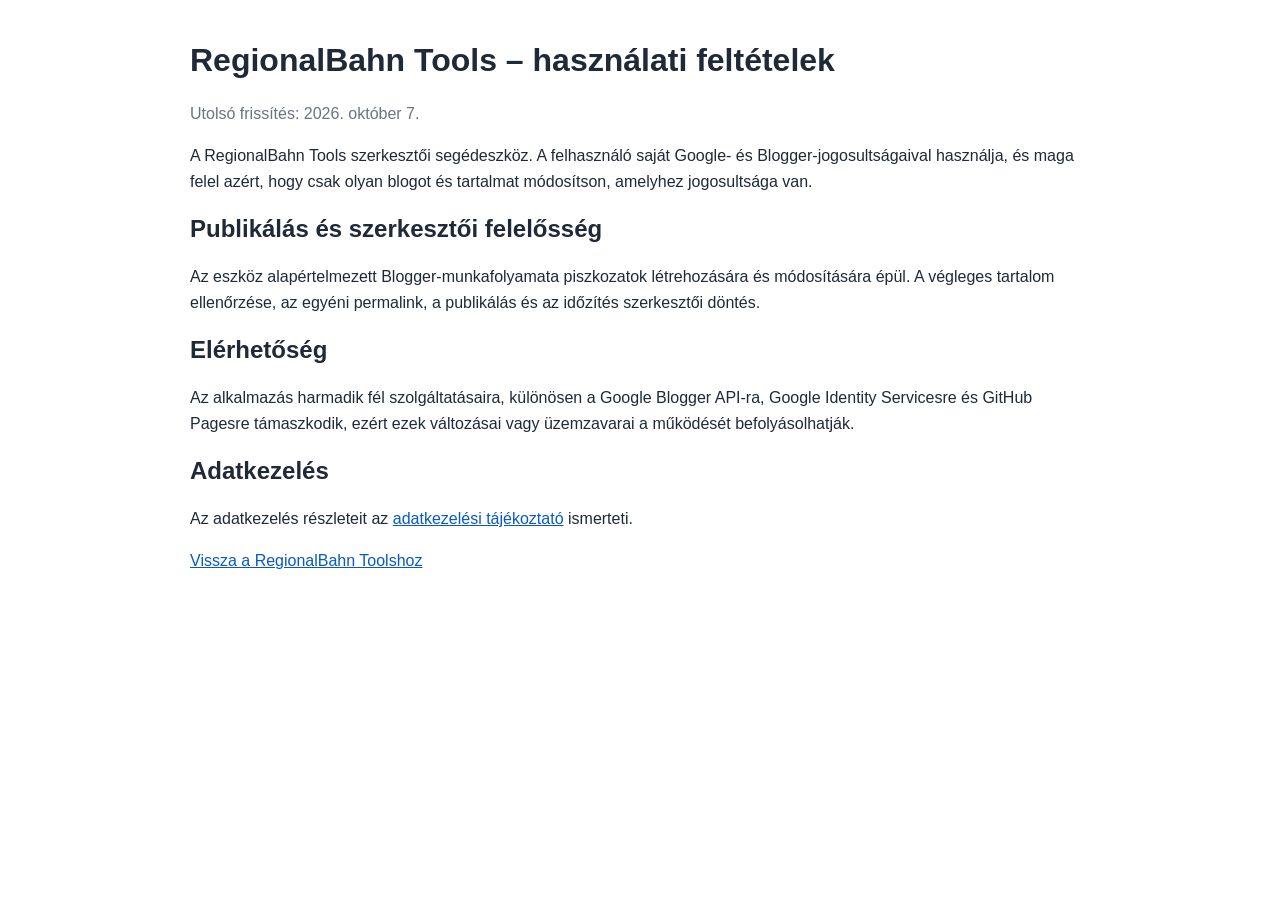
<file: terms.html>
<!doctype html>
<html lang="hu">
<head>
<meta charset="utf-8">
<meta name="viewport" content="width=device-width,initial-scale=1">
<meta name="robots" content="noindex,nofollow,noarchive,nosnippet,noimageindex">
<title>Használati feltételek – RegionalBahn Tools</title>
<style>
body{max-width:900px;margin:40px auto;padding:0 20px;font:16px/1.6 Arial,Helvetica,sans-serif;color:#1f2937;background:#fff}
h1,h2{line-height:1.25} a{color:#0759c7}.muted{color:#6b7280}
</style>
</head>
<body>
<h1>RegionalBahn Tools – használati feltételek</h1>
<p class="muted">Utolsó frissítés: 2026. október 7.</p>
<p>A RegionalBahn Tools szerkesztői segédeszköz. A felhasználó saját Google- és Blogger-jogosultságaival használja, és maga felel azért, hogy csak olyan blogot és tartalmat módosítson, amelyhez jogosultsága van.</p>
<h2>Publikálás és szerkesztői felelősség</h2>
<p>Az eszköz alapértelmezett Blogger-munkafolyamata piszkozatok létrehozására és módosítására épül. A végleges tartalom ellenőrzése, az egyéni permalink, a publikálás és az időzítés szerkesztői döntés.</p>
<h2>Elérhetőség</h2>
<p>Az alkalmazás harmadik fél szolgáltatásaira, különösen a Google Blogger API-ra, Google Identity Servicesre és GitHub Pagesre támaszkodik, ezért ezek változásai vagy üzemzavarai a működését befolyásolhatják.</p>
<h2>Adatkezelés</h2>
<p>Az adatkezelés részleteit az <a href="/privacy.html">adatkezelési tájékoztató</a> ismerteti.</p>
<p><a href="/">Vissza a RegionalBahn Toolshoz</a></p>
</body>
</html>
</file>
<file: omsitools/style.css>
:root{color-scheme:dark;--bg:#0b1120;--pane:#141e32;--pane2:#1c2940;--line:#30415c;--ink:#f0f5fe;--muted:#abbad1;--blue:#76b8ff;--accent:#4fd3b9;--danger:#ff9b94;--gold:#f3ca7b;font-family:Inter,system-ui,-apple-system,Segoe UI,Roboto,Arial,sans-serif;font-size:15px}
*{box-sizing:border-box}body{margin:0;background:radial-gradient(ellipse at 18% -10%,#1f3651 0,transparent 45%),var(--bg);color:var(--ink)}button,input,select,textarea{font:inherit}a{color:#95d1ff;text-decoration-thickness:1px;text-underline-offset:3px}a:focus-visible,button:focus-visible,input:focus-visible,textarea:focus-visible,select:focus-visible{outline:3px solid var(--accent);outline-offset:2px}button{cursor:pointer;border:1px solid #51799d;border-radius:10px;background:#23466e;color:var(--ink);padding:10px 15px;font-weight:620}button:hover{background:#305783}.btn-primary{background:#237f79;border-color:#42a8a2;color:white}.btn-primary:hover{background:#2b978f}.btn-plain{background:transparent;border-color:var(--line)}.btn-danger{color:#ffb5ae;border-color:#774849;background:transparent}.btn-small{padding:6px 9px;font-size:.85rem}.shell{max-width:1370px;margin:0 auto;padding:0 28px}.topbar{border-bottom:1px solid var(--line);background:#10192a}.topbar .shell{display:flex;align-items:center;justify-content:space-between;gap:18px;min-height:70px}.brand{font-size:1.15rem;font-weight:800;letter-spacing:.2px}.brand .logo{display:inline-flex;align-items:center;justify-content:center;color:#05211e;background:var(--accent);border-radius:11px;width:34px;height:34px;margin-right:9px;font-size:.9rem}.brand span.sub{font-size:.7rem;color:var(--muted);font-weight:500;margin-left:9px}.top-right{font-size:.8rem;color:var(--muted)}.hero{padding:37px 0 24px}.eyebrow{color:var(--accent);text-transform:uppercase;letter-spacing:.16em;font-size:.76rem;font-weight:800}.hero h1{font-size:clamp(1.75rem,3.6vw,2.7rem);margin:9px 0 12px;line-height:1.2}.hero p{max-width:950px;margin:0;color:var(--muted);line-height:1.6}.tabs{display:flex;gap:7px;overflow-x:auto;padding:14px 0 18px;border-bottom:1px solid var(--line);margin-bottom:24px}.tab{white-space:nowrap;background:transparent;border:1px solid transparent;color:var(--muted);font-weight:700}.tab.active{background:#203d56;border-color:#3b6a83;color:white}.section{display:none}.section.active{display:block}.layout{display:grid;grid-template-columns:minmax(330px,1fr) minmax(350px,.95fr);gap:20px;align-items:start}.panel{background:var(--pane);border:1px solid var(--line);border-radius:16px;padding:22px;min-width:0;box-shadow:0 7px 28px #05091322}.panel+.panel{margin-top:18px}.layout>.panel+.panel{margin-top:0}.panel h2{font-size:1.25rem;margin:0 0 14px;letter-spacing:-.01em}.panel h3{font-size:1rem;margin:16px 0 10px}.panel p{color:var(--muted);line-height:1.6}.panel .lead{margin-top:0}.field-grid{display:grid;grid-template-columns:repeat(2,minmax(0,1fr));gap:13px}.field-grid.three{grid-template-columns:repeat(3,minmax(0,1fr))}.field{display:flex;flex-direction:column;gap:6px;min-width:0}.field.full{grid-column:1/-1}.field>span,.field>label{font-size:.84rem;color:#cbd9ec;font-weight:600}.field input,.field textarea,.field select,textarea,select,input[type='text'],input[type='number']{width:100%;min-width:0;color:var(--ink);background:#0e1729;border:1px solid #3d5272;border-radius:9px;padding:10px 12px;outline:0}.field textarea{min-height:83px;resize:vertical}.hint{font-size:.79rem;color:var(--muted);line-height:1.45}.checklist{display:grid;grid-template-columns:repeat(2,minmax(0,1fr));gap:10px}.check{display:flex;align-items:start;gap:9px;padding:10px;background:#101b2f;border-radius:9px;color:#d7e5fa;font-size:.9rem;line-height:1.4;cursor:pointer}.check input{accent-color:#39c9ad;flex-shrink:0;margin-top:3px}.actionbar{display:flex;align-items:center;gap:8px;flex-wrap:wrap;margin-top:17px}.alert{border-left:3px solid var(--gold);background:#312a20;color:#ffe5ae;padding:11px 13px;border-radius:7px;margin:13px 0;font-size:.9rem;line-height:1.5}.alert.good{border-color:var(--accent);background:#13392f;color:#c2f4e9}.alert.error{border-color:var(--danger);background:#41232a;color:#ffe0dd}.stack{display:grid;gap:12px}.source-row{display:flex;gap:10px;padding:11px 0;border-bottom:1px solid var(--line);align-items:start}.source-row:last-child{border-bottom:0}.source-row div{flex:1;min-width:0}.source-row strong{display:block;font-size:.86rem}.source-row a{display:block;word-break:break-word;font-size:.85rem;margin-top:3px}.list-card{background:#101b30;border:1px solid #30425b;border-radius:12px;padding:13px;margin:10px 0}.list-card .meta{font-size:.8rem;color:var(--muted);margin-top:6px;line-height:1.5}.flex-between{display:flex;align-items:center;justify-content:space-between;gap:9px;flex-wrap:wrap}.chips{display:flex;gap:6px;flex-wrap:wrap}.chip{font-size:.73rem;padding:3px 8px;border:1px solid #49688c;border-radius:20px;color:#bad9ff}.chip.verified{color:#a6ead7;border-color:#337f6b}.chip.pending{color:#f6d39d;border-color:#8e7549}.monospace{font-family:ui-monospace,SFMono-Regular,Consolas,monospace;font-size:.78rem;background:#09101e;color:#cde4ef;padding:15px;border:1px solid var(--line);border-radius:12px;white-space:pre-wrap;overflow:auto;max-height:370px;line-height:1.52;word-break:break-word}.filebox{border:1px dashed #5c7396;border-radius:11px;padding:13px;background:#101b2e}.filebox input{margin-top:7px;max-width:100%;color:var(--muted)}.filebox input::file-selector-button{border:1px solid #4d719a;border-radius:6px;padding:7px;background:#22466b;color:white;margin-right:12px}.stats{display:grid;grid-template-columns:repeat(3,1fr);gap:10px;margin:18px 0}.stat{padding:13px;background:#111e32;border-radius:11px}.stat strong{font-size:1.25rem;display:block}.stat span{font-size:.79rem;color:var(--muted)}.foot{padding:34px 0;margin-top:40px;border-top:1px solid var(--line);color:var(--muted);font-size:.83rem}.foot p{line-height:1.6}.fine{font-size:.81rem;color:var(--muted)}.hidden{display:none!important}.top-small{margin-top:9px}.change{padding:16px 0;border-bottom:1px solid var(--line)}.change:first-of-type{padding-top:0}.change time{color:var(--muted);font-size:.82rem}.change h3{margin:5px 0;font-size:1rem}.change p{margin:5px 0}.code-summary{max-height:500px}.clear{clear:both}
@media(max-width:940px){.layout{grid-template-columns:1fr}.layout>.panel+.panel{margin-top:0}.field-grid.three{grid-template-columns:1fr 1fr}}@media(max-width:580px){.shell{padding:0 14px}.topbar .shell{min-height:58px}.brand span.sub,.top-right{display:none}.hero{padding-top:25px}.panel{padding:16px}.field-grid,.field-grid.three,.checklist,.stats{grid-template-columns:1fr}.tab{padding:9px 11px}.actionbar button{width:100%}}

[hidden]{display:none!important}

.catalog-panel{grid-column:1/-1}
.catalog-results{max-height:420px;overflow:auto;display:grid;grid-template-columns:repeat(2,minmax(0,1fr));gap:8px;margin-top:14px}
.catalog-choice{display:flex;gap:10px;align-items:start;background:#0d1829;border:1px solid var(--line);border-radius:10px;padding:10px;cursor:pointer;min-width:0}
.catalog-choice input{margin:4px 0 0;accent-color:var(--accent);flex:none}
.catalog-choice-body{display:flex;flex-direction:column;gap:5px;min-width:0}
.catalog-choice-body strong{font-size:.88rem}
.catalog-path{font: .73rem/1.4 ui-monospace,Consolas,monospace;overflow-wrap:anywhere;color:#b6d3ed}
.catalog-sub{font-size:.75rem;color:var(--muted);overflow-wrap:anywhere}
@media(max-width:940px){.catalog-results{grid-template-columns:1fr}}

.area-choices{display:grid;grid-template-columns:repeat(2,minmax(0,1fr));gap:6px;max-height:210px;overflow-y:auto;background:#0c1627;padding:10px;border:1px solid var(--line);border-radius:10px}
.area-check{font-size:.78rem;line-height:1.35;display:flex;gap:7px;align-items:start}
.area-check input{accent-color:var(--accent);margin-top:2px}
.mix-table{overflow-x:auto;max-height:490px;overflow-y:auto}
.mix-table-data{width:100%;border-collapse:collapse;margin-top:12px;font-size:.83rem}
.mix-table-data th,.mix-table-data td{padding:8px 6px;text-align:left;border-bottom:1px solid var(--line)}
.mix-table-data th{font-weight:700;color:var(--muted)}
@media(max-width:580px){.area-choices{grid-template-columns:1fr}}

.registration-categories{display:grid;grid-template-columns:repeat(2,minmax(0,1fr));gap:8px;max-height:520px;overflow:auto;margin:10px 0;border:1px solid var(--line);padding:10px;border-radius:12px;background:#0d1828}
.reg-class-card{border:1px solid var(--line);border-radius:10px;padding:10px;background:#122038}
.reg-class-name{display:flex;align-items:center;gap:8px;font-size:.88rem;font-weight:650}
.reg-class-name input{accent-color:var(--accent)}
.reg-class-tools{display:grid;grid-template-columns:50px 72px minmax(0,1fr);gap:7px;margin-top:8px;align-items:center}
.reg-class-tools input{min-width:0;width:100%;padding:7px;background:#0e1729;border:1px solid var(--line);color:var(--ink);border-radius:6px;font-size:.78rem}
.reg-class-tools input:last-child{grid-column:3}
.reg-class-tools input:nth-of-type(2){grid-column:1/4}
.reg-class-tools input:nth-of-type(3){grid-column:1/4}
@media(max-width:1050px){.registration-categories{grid-template-columns:1fr}}
</file>
